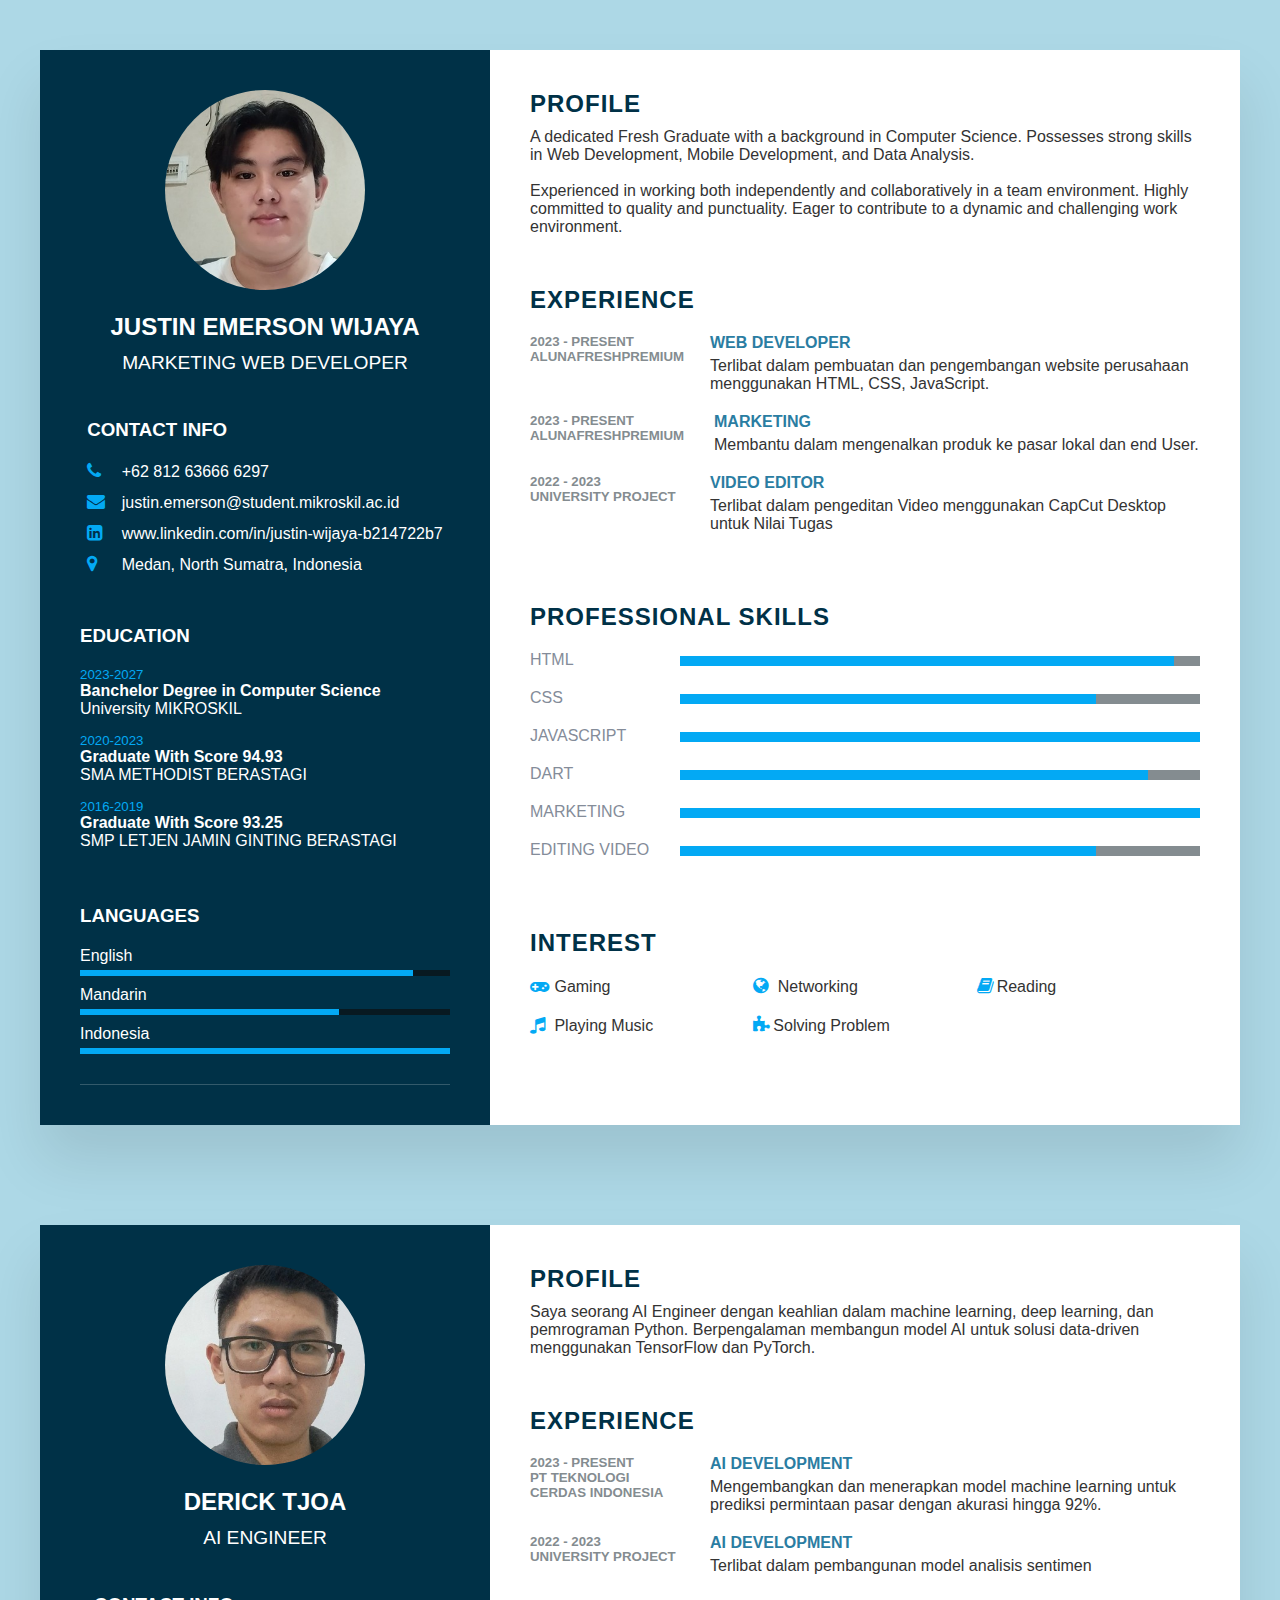
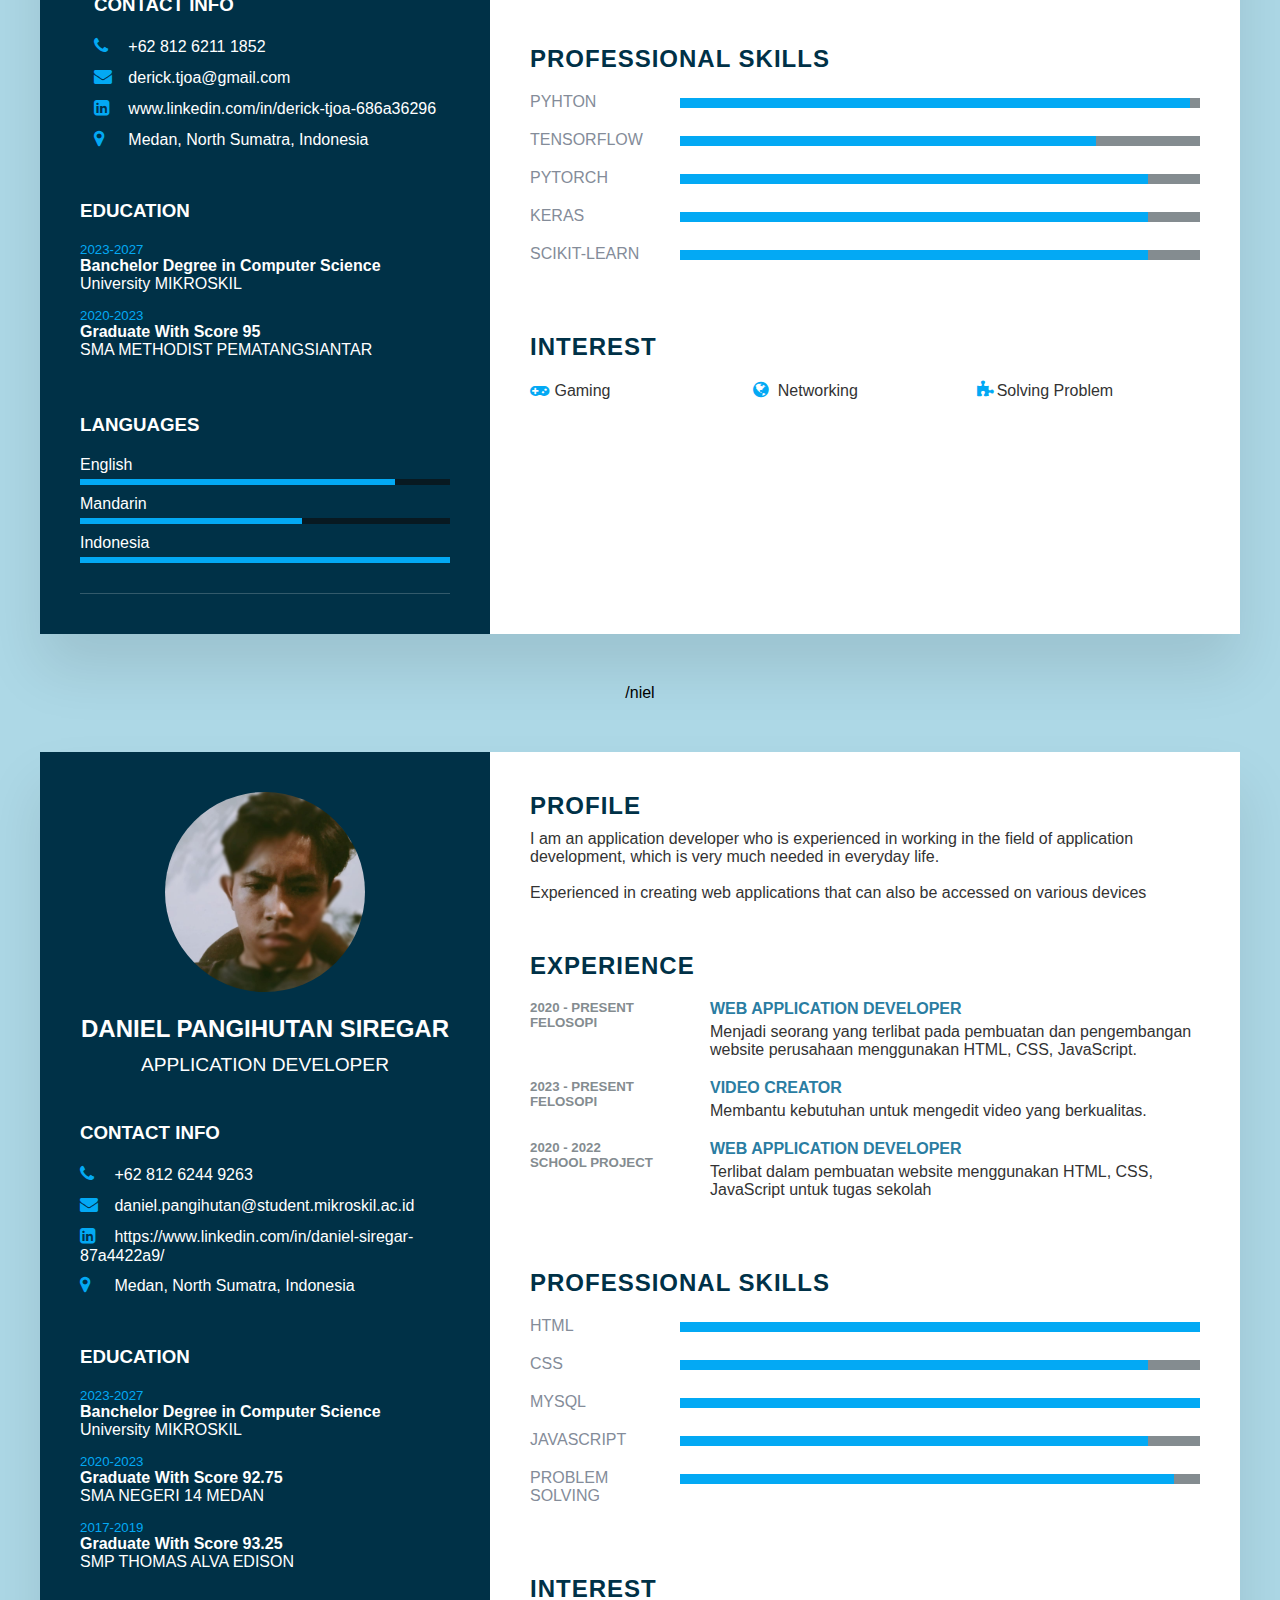
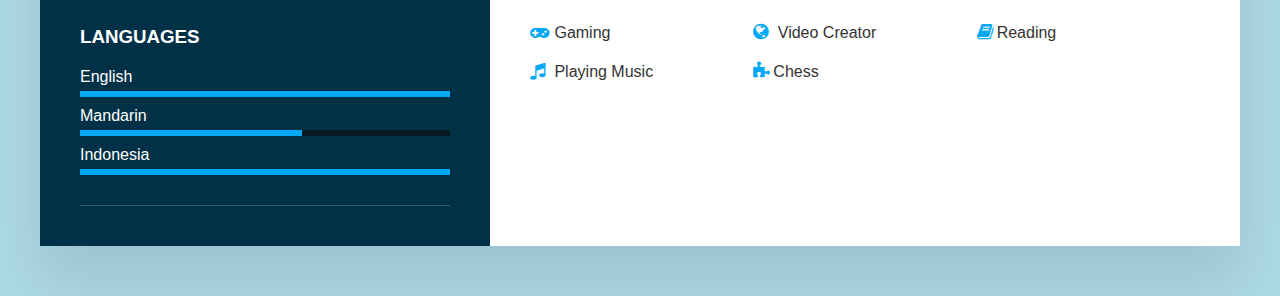
<file: index.html>
<!DOCTYPE html>
<html lang="en">

<head>
    <meta charset="UTF-8">
    <meta name="viewport" content="width=device-width, initial-scale=1.0">
    <title>CV Justin</title>
    <link rel="stylesheet" href="https://cdnjs.cloudflare.com/ajax/libs/font-awesome/4.7.0/css/font-awesome.css"
        integrity="sha512-5A8nwdMOWrSz20fDsjczgUidUBR8liPYU+WymTZP1lmY9G6Oc7HlZv156XqnsgNUzTyMefFTcsFH/tnJE/+xBg=="
        crossorigin="anonymous" referrerpolicy="no-referrer" />
    <link rel="stylesheet" href="style.css">
</head>

<body>
    <div class="container">
        <div class="left_side">
            <div class="profile_text">
                <div class="img_bx">
                    <img src="./src/profileImage_justin.jpeg" style="width: 250px;">
                </div>
                <div>
                    <h2>Justin Emerson Wijaya <br><span>Marketing Web Developer</span></h2>
                </div>
                <div class="contact-info">
                    <h3 class="title">Contact Info</h3>
                    <ul>
                        <li>
                            <span class="icon"><i class="fa fa-phone" aria-hidden="true"></i></i></span>
                            <span class="text">+62 812 63666 6297</span>
                        </li>
                        <li>
                            <span class="icon"><i class="fa fa-envelope" aria-hidden="true"></i></span>
                            <span class="text">justin.emerson@student.mikroskil.ac.id</span>
                        </li>
                        <li>
                            <span class="icon"><i class="fa fa-linkedin-square" aria-hidden="true"></i></span>
                            <span class="text">www.linkedin.com/in/justin-wijaya-b214722b7</span>
                        </li>
                        <li>
                            <span class="icon"><i class="fa fa-map-marker" aria-hidden="true"></i></span>
                            <span class="text">Medan, North Sumatra, Indonesia</span>
                        </li>
                    </ul>
                </div>

                <div class="contact-info education">
                    <h3 class="title">Education</h3>
                    <ul>
                        <li>
                            <h5>2023-2027</h5>
                            <h4>Banchelor Degree in Computer Science</h4>
                            <h4>University MIKROSKIL</h4>
                        </li>
                        <li>
                            <h5>2020-2023</h5>
                            <h4>Graduate With Score 94.93</h4>
                            <h4>SMA METHODIST BERASTAGI</h4>
                        </li>
                        <li>
                            <h5>2016-2019</h5>
                            <h4>Graduate With Score 93.25</h4>
                            <h4>SMP LETJEN JAMIN GINTING BERASTAGI</h4>
                        </li>
                    </ul>
                </div>

                <div class="contact-info language">
                    <h3 class="title">Languages</h3>
                    <ul>
                        <li><span class="text">English</span>
                            <span class="percent">
                                <div style="width: 90%;"></div>
                            </span>
                        </li>
                        <li><span class="text">Mandarin</span>
                            <span class="percent">
                                <div style="width: 70%;"></div>
                            </span>
                        </li>
                        <li><span class="text">Indonesia</span>
                            <span class="percent">
                                <div style="width: 100%;"></div>
                            </span>
                        </li>
                    </ul>
                </div>

            </div>
        </div>

        <div class="right_side">
            <div class="about">
                <h2 class="title2">Profile</h2>
                <p>A dedicated Fresh Graduate with a background in Computer Science. Possesses strong skills in Web
                    Development, Mobile Development, and Data Analysis. <br><br> Experienced in working both
                    independently and collaboratively in a team environment. Highly committed to quality and
                    punctuality. Eager to contribute to a dynamic and challenging work environment.</p>
            </div>
            <div class="about">
                <h2 class="title2">Experience</h2>
                <div class="box">
                    <div class="year_company">
                        <h5>2023 - Present</h5>
                        <h5>AlunaFreshPremium</h5>
                    </div>
                    <div class="text">
                        <h4>Web Developer</h4>
                        <p>Terlibat dalam pembuatan dan pengembangan website perusahaan menggunakan HTML, CSS, JavaScript. <br></p>
                    </div>
                </div>
                <div class="box">
                    <div class="year_company">
                        <h5>2023 - Present</h5>
                        <h5>AlunaFreshPremium</h5>
                    </div>
                    <div class="text">
                        <h4>Marketing</h4>
                        <p>Membantu dalam mengenalkan produk ke pasar lokal dan end User. </p>
                    </div>
                </div>
                <div class="box">
                    <div class="year_company">
                        <h5>2022 - 2023</h5>
                        <h5>University Project</h5>
                    </div>
                    <div class="text">
                        <h4>Video Editor</h4>
                        <p>Terlibat dalam pengeditan Video menggunakan CapCut Desktop untuk Nilai Tugas</p>
                    </div>
                </div>
            </div>
            <div class="about skills">
                <h2 class="title2">Professional Skills</h2>
                <div class="box">
                    <h4>HTML</h4>
                    <div class="percent">
                        <div style="width: 95%;"></div>
                    </div>
                </div>
                <div class="box">
                    <h4>CSS</h4>
                    <div class="percent">
                        <div style="width: 80%;"></div>
                    </div>
                </div>
                <div class="box">
                    <h4>JavaScript</h4>
                    <div class="percent">
                        <div style="width: 100%;"></div>
                    </div>
                </div>
                <div class="box">
                    <h4>DART</h4>
                    <div class="percent">
                        <div style="width: 90%;"></div>
                    </div>
                </div>
                <div class="box">
                    <h4>Marketing</h4>
                    <div class="percent">
                        <div style="width: 100%;"></div>
                    </div>
                </div>
                <div class="box">
                    <h4>Editing Video</h4>
                    <div class="percent">
                        <div style="width: 80%;"></div>
                    </div>
                </div>
            </div>
            <div class="about interest">
                <h2 class="title2">Interest</h2>
                <ul>
                    <li><i class="fa fa-gamepad" aria-hidden="true"></i> Gaming</li>
                    <li><i class="fa fa-globe" aria-hidden="true"></i> Networking</li>
                    <li><i class="fa fa-book" aria-hidden="true"></i>Reading</li>
                    <li><i class="fa fa-music" aria-hidden="true"></i> Playing Music</li>
                    <li><i class="fa fa-puzzle-piece" aria-hidden="true"></i>Solving Problem</li>
                </ul>
            </div>
        </div>
    </div>
    <div class="container">
        <div class="left_side">
            <div class="profile_text">
                <div class="img_bx">
                    <img src="./src/profileimage_derick.jpg" style="width: 250px;">
                </div>
                <div>
                    <h2>Derick Tjoa<br><span>AI Engineer</span></h2>
                </div>
                <div class="contact-info">
                    <h3 class="title">Contact Info</h3>
                    <ul>
                        <li>
                            <span class="icon"><i class="fa fa-phone" aria-hidden="true"></i></i></span>
                            <span class="text">+62 812 6211 1852</span>
                        </li>
                        <li>
                            <span class="icon"><i class="fa fa-envelope" aria-hidden="true"></i></span>
                            <span class="text">derick.tjoa@gmail.com</span>
                        </li>
                        <li>
                            <span class="icon"><i class="fa fa-linkedin-square" aria-hidden="true"></i></span>
                            <span class="text">www.linkedin.com/in/derick-tjoa-686a36296</span>
                        </li>
                        <li>
                            <span class="icon"><i class="fa fa-map-marker" aria-hidden="true"></i></span>
                            <span class="text">Medan, North Sumatra, Indonesia</span>
                        </li>
                    </ul>
                </div>

                <div class="contact-info education">
                    <h3 class="title">Education</h3>
                    <ul>
                        <li>
                            <h5>2023-2027</h5>
                            <h4>Banchelor Degree in Computer Science</h4>
                            <h4>University MIKROSKIL</h4>
                        </li>
                        <li>
                            <h5>2020-2023</h5>
                            <h4>Graduate With Score 95</h4>
                            <h4>SMA METHODIST PEMATANGSIANTAR</h4>
                        </li>
                    </ul>
                </div>

                <div class="contact-info language">
                    <h3 class="title">Languages</h3>
                    <ul>
                        <li><span class="text">English</span>
                            <span class="percent">
                                <div style="width: 85%;"></div>
                            </span>
                        </li>
                        <li><span class="text">Mandarin</span>
                            <span class="percent">
                                <div style="width: 60%;"></div>
                            </span>
                        </li>
                        <li><span class="text">Indonesia</span>
                            <span class="percent">
                                <div style="width: 100%;"></div>
                            </span>
                        </li>
                    </ul>
                </div>

            </div>
        </div>

        <div class="right_side">
            <div class="about">
                <h2 class="title2">Profile</h2>
                <p>Saya seorang AI Engineer dengan keahlian dalam machine learning, deep learning, dan pemrograman Python. Berpengalaman membangun model AI untuk solusi data-driven menggunakan TensorFlow dan PyTorch.</p>
            </div>
            <div class="about">
                <h2 class="title2">Experience</h2>
                <div class="box">
                    <div class="year_company">
                        <h5>2023 - Present</h5>
                        <h5>PT Teknologi Cerdas Indonesia</h5>
                    </div>
                    <div class="text">
                        <h4>Ai Development</h4>
                        <p>Mengembangkan dan menerapkan model machine learning untuk prediksi permintaan pasar dengan akurasi hingga 92%. <br></p>
                    </div>
                </div>
                <div class="box">
                    <div class="year_company">
                        <h5>2022 - 2023</h5>
                        <h5>University Project</h5>
                    </div>
                    <div class="text">
                        <h4>AI Development</h4>
                        <p>Terlibat dalam pembangunan model analisis sentimen</p>
                    </div>
                </div>
            </div>
            <div class="about skills">
                <h2 class="title2">Professional Skills</h2>
                <div class="box">
                    <h4>Pyhton</h4>
                    <div class="percent">
                        <div style="width: 98%;"></div>
                    </div>
                </div>
                <div class="box">
                    <h4>Tensorflow</h4>
                    <div class="percent">
                        <div style="width: 80%;"></div>
                    </div>
                </div>
                <div class="box">
                    <h4>Pytorch</h4>
                    <div class="percent">
                        <div style="width: 90%;"></div>
                    </div>
                </div>
                <div class="box">
                    <h4>Keras</h4>
                    <div class="percent">
                        <div style="width: 90%;"></div>
                    </div>
                </div>
                <div class="box">
                    <h4>Scikit-learn</h4>
                    <div class="percent">
                        <div style="width: 90%;"></div>
                    </div>
                </div>
            </div>
            <div class="about interest">
                <h2 class="title2">Interest</h2>
                <ul>
                    <li><i class="fa fa-gamepad" aria-hidden="true"></i> Gaming</li>
                    <li><i class="fa fa-globe" aria-hidden="true"></i> Networking</li>
                    <li><i class="fa fa-puzzle-piece" aria-hidden="true"></i>Solving Problem</li>
                </ul>
            </div>
        </div>
    </div>
    

    /niel
        <div class="container">
        <div class="left_side">
            <div class="profile_text">
                <div class="img_bx">
                    <img src="./src/profileimage_daniel.jpg" style="width: 250px;">
                </div>
                <div>
                    <h2>Daniel Pangihutan Siregar <br><span>Application Developer</span></h2>
                </div>
                <div class="contact-info">
                    <h3 class="title">Contact Info</h3>
                    <ul>
                        <li>
                            <span class="icon"><i class="fa fa-phone" aria-hidden="true"></i></i></span>
                            <span class="text">+62 812 6244 9263 </span>
                        </li>
                        <li>
                            <span class="icon"><i class="fa fa-envelope" aria-hidden="true"></i></span>
                            <span class="text">daniel.pangihutan@student.mikroskil.ac.id</span>
                        </li>
                        <li>
                            <span class="icon"><i class="fa fa-linkedin-square" aria-hidden="true"></i></span>
                            <span class="text">https://www.linkedin.com/in/daniel-siregar-87a4422a9/</span>
                        </li>
                        <li>
                            <span class="icon"><i class="fa fa-map-marker" aria-hidden="true"></i></span>
                            <span class="text">Medan, North Sumatra, Indonesia</span>
                        </li>
                    </ul>
                </div>

                <div class="contact-info education">
                    <h3 class="title">Education</h3>
                    <ul>
                        <li>
                            <h5>2023-2027</h5>
                            <h4>Banchelor Degree in Computer Science</h4>
                            <h4>University MIKROSKIL</h4>
                        </li>
                        <li>
                            <h5>2020-2023</h5>
                            <h4>Graduate With Score 92.75</h4>
                            <h4>SMA NEGERI 14 MEDAN</h4>
                        </li>
                        <li>
                            <h5>2017-2019</h5>
                            <h4>Graduate With Score 93.25</h4>
                            <h4>SMP THOMAS ALVA EDISON </h4>
                        </li>
                    </ul>
                </div>

                <div class="contact-info language">
                    <h3 class="title">Languages</h3>
                    <ul>
                        <li><span class="text">English</span>
                            <span class="percent">
                                <div style="width: 100%;"></div>
                            </span>
                        </li>
                        <li><span class="text">Mandarin</span>
                            <span class="percent">
                                <div style="width: 60%;"></div>
                            </span>
                        </li>
                        <li><span class="text">Indonesia</span>
                            <span class="percent">
                                <div style="width: 100%;"></div>
                            </span>
                        </li>
                    </ul>
                </div>

            </div>
        </div>

        <div class="right_side">
            <div class="about">
                <h2 class="title2">Profile</h2>
                <p>I am an application developer who is experienced in working in the field of application development, which is very much needed in everyday life. <br><br>
Experienced in creating web applications that can also be accessed on various devices</p>
            </div>
            <div class="about">
                <h2 class="title2">Experience</h2>
                <div class="box">
                    <div class="year_company">
                        <h5>2020 - Present</h5>
                        <h5>Felosopi</h5>
                    </div>
                    <div class="text">
                        <h4>Web Application Developer</h4>
                        <p>Menjadi seorang yang terlibat pada pembuatan dan pengembangan website perusahaan menggunakan HTML, CSS, JavaScript. <br></p>
                    </div>
                </div>
                <div class="box">
                    <div class="year_company">
                        <h5>2023 - Present</h5>
                        <h5>Felosopi</h5>
                    </div>
                    <div class="text">
                        <h4>Video Creator</h4>
                        <p>Membantu kebutuhan untuk mengedit video yang berkualitas. </p>
                    </div>
                </div>
                <div class="box">
                    <div class="year_company">
                        <h5>2020 - 2022</h5>
                        <h5>School Project</h5>
                        <p></p>
                    </div>
                    <div class="text">
                        <h4>Web Application Developer</h4>
                        <p>Terlibat dalam pembuatan website menggunakan HTML, CSS, JavaScript untuk tugas sekolah</p>
                </div>
            </div>
            <div class="about skills">
                <h2 class="title2">Professional Skills</h2>
                <div class="box">
                    <h4>HTML</h4>
                    <div class="percent">
                        <div style="width: 100%;"></div>
                    </div>
                </div>
                <div class="box">
                    <h4>CSS</h4>
                    <div class="percent">
                        <div style="width: 90%;"></div>
                    </div>
                </div>
                <div class="box">
                    <h4>MySQL</h4>
                    <div class="percent">
                        <div style="width: 100%;"></div>
                    </div>
                </div>
                <div class="box">
                    <h4>Javascript</h4>
                    <div class="percent">
                        <div style="width: 90%;"></div>
                    </div>
                </div>
                <div class="box">
                    <h4>Problem Solving</h4>
                    <div class="percent">
                        <div style="width: 95%;"></div>
                    </div>
                </div>
            </div>
            <div class="about interest">
                <h2 class="title2">Interest</h2>
                <ul>
                    <li><i class="fa fa-gamepad" aria-hidden="true"></i> Gaming</li>
                    <li><i class="fa fa-globe" aria-hidden="true"></i> Video Creator</li>
                    <li><i class="fa fa-book" aria-hidden="true"></i>Reading</li>
                    <li><i class="fa fa-music" aria-hidden="true"></i> Playing Music</li>
                    <li><i class="fa fa-puzzle-piece" aria-hidden="true"></i>Chess</li>
                </ul>
            </div>
        </div>
    </div>
</body>

</html>
</file>
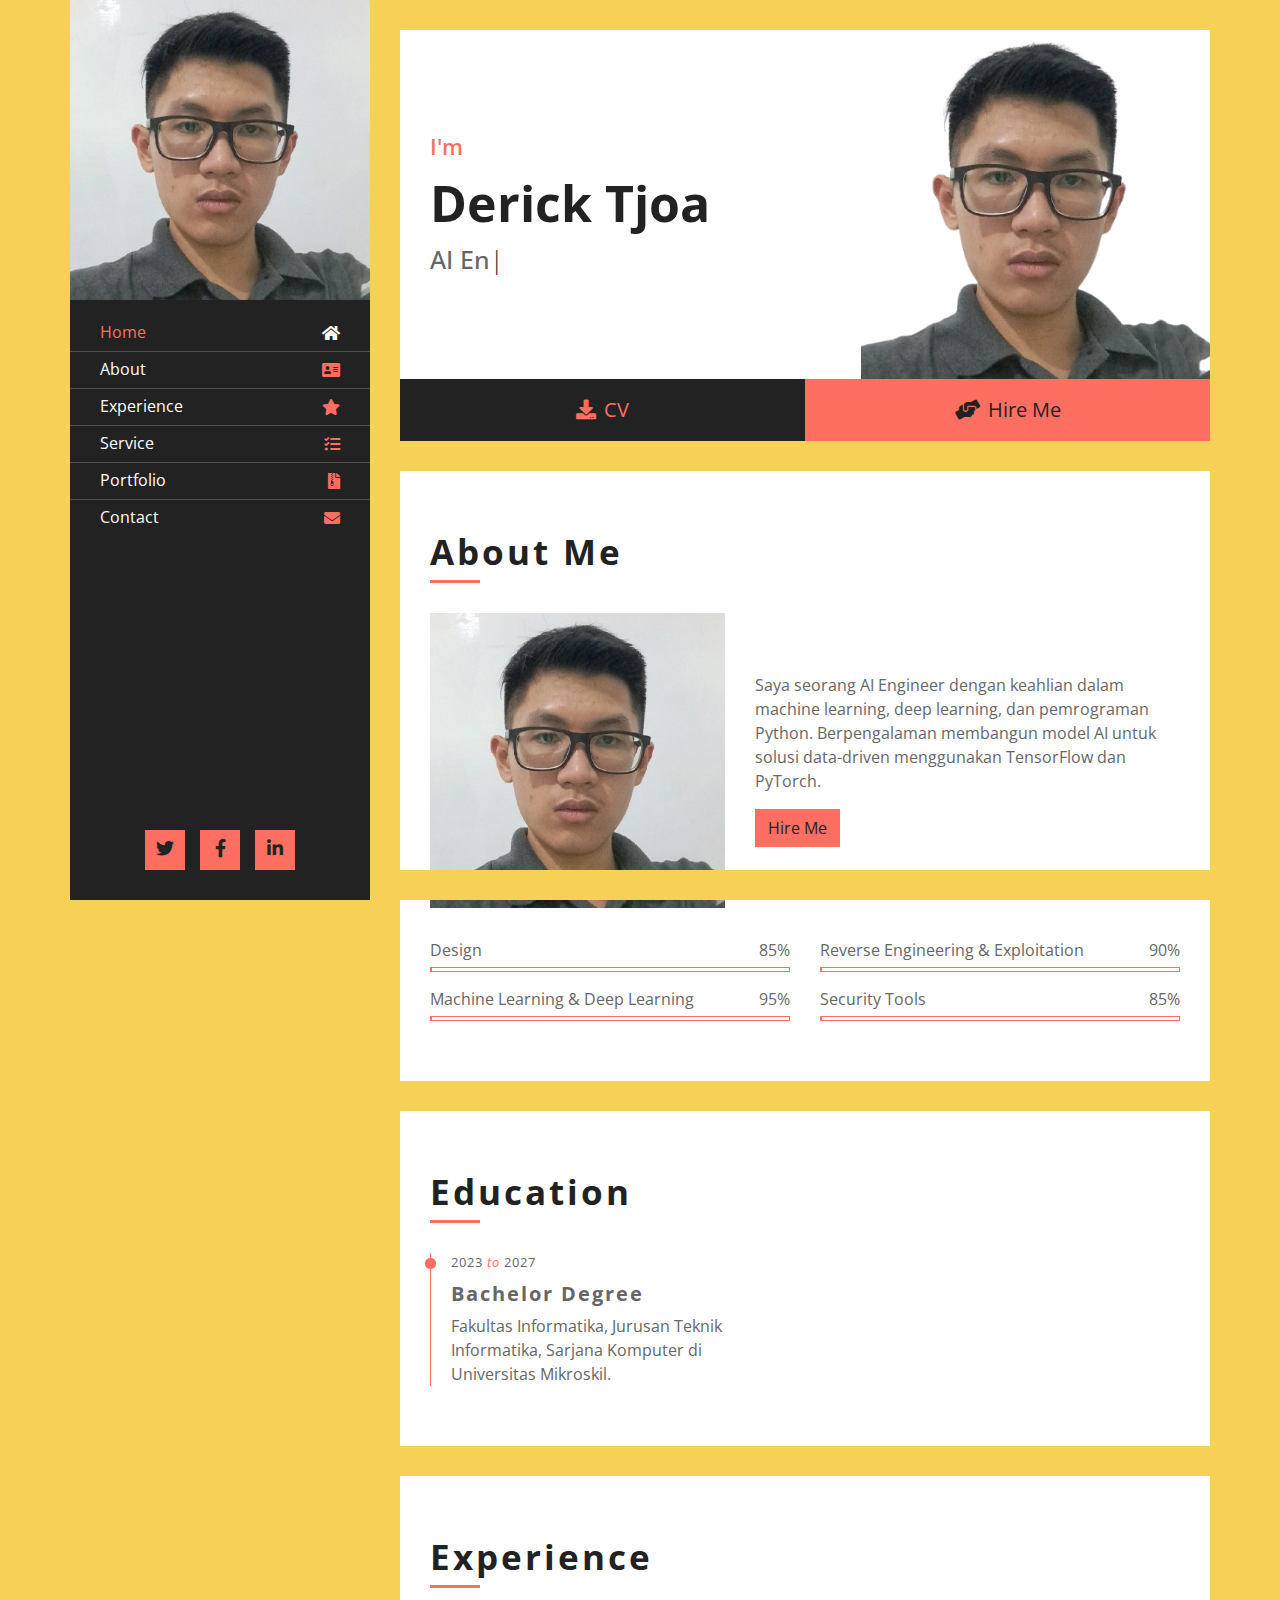
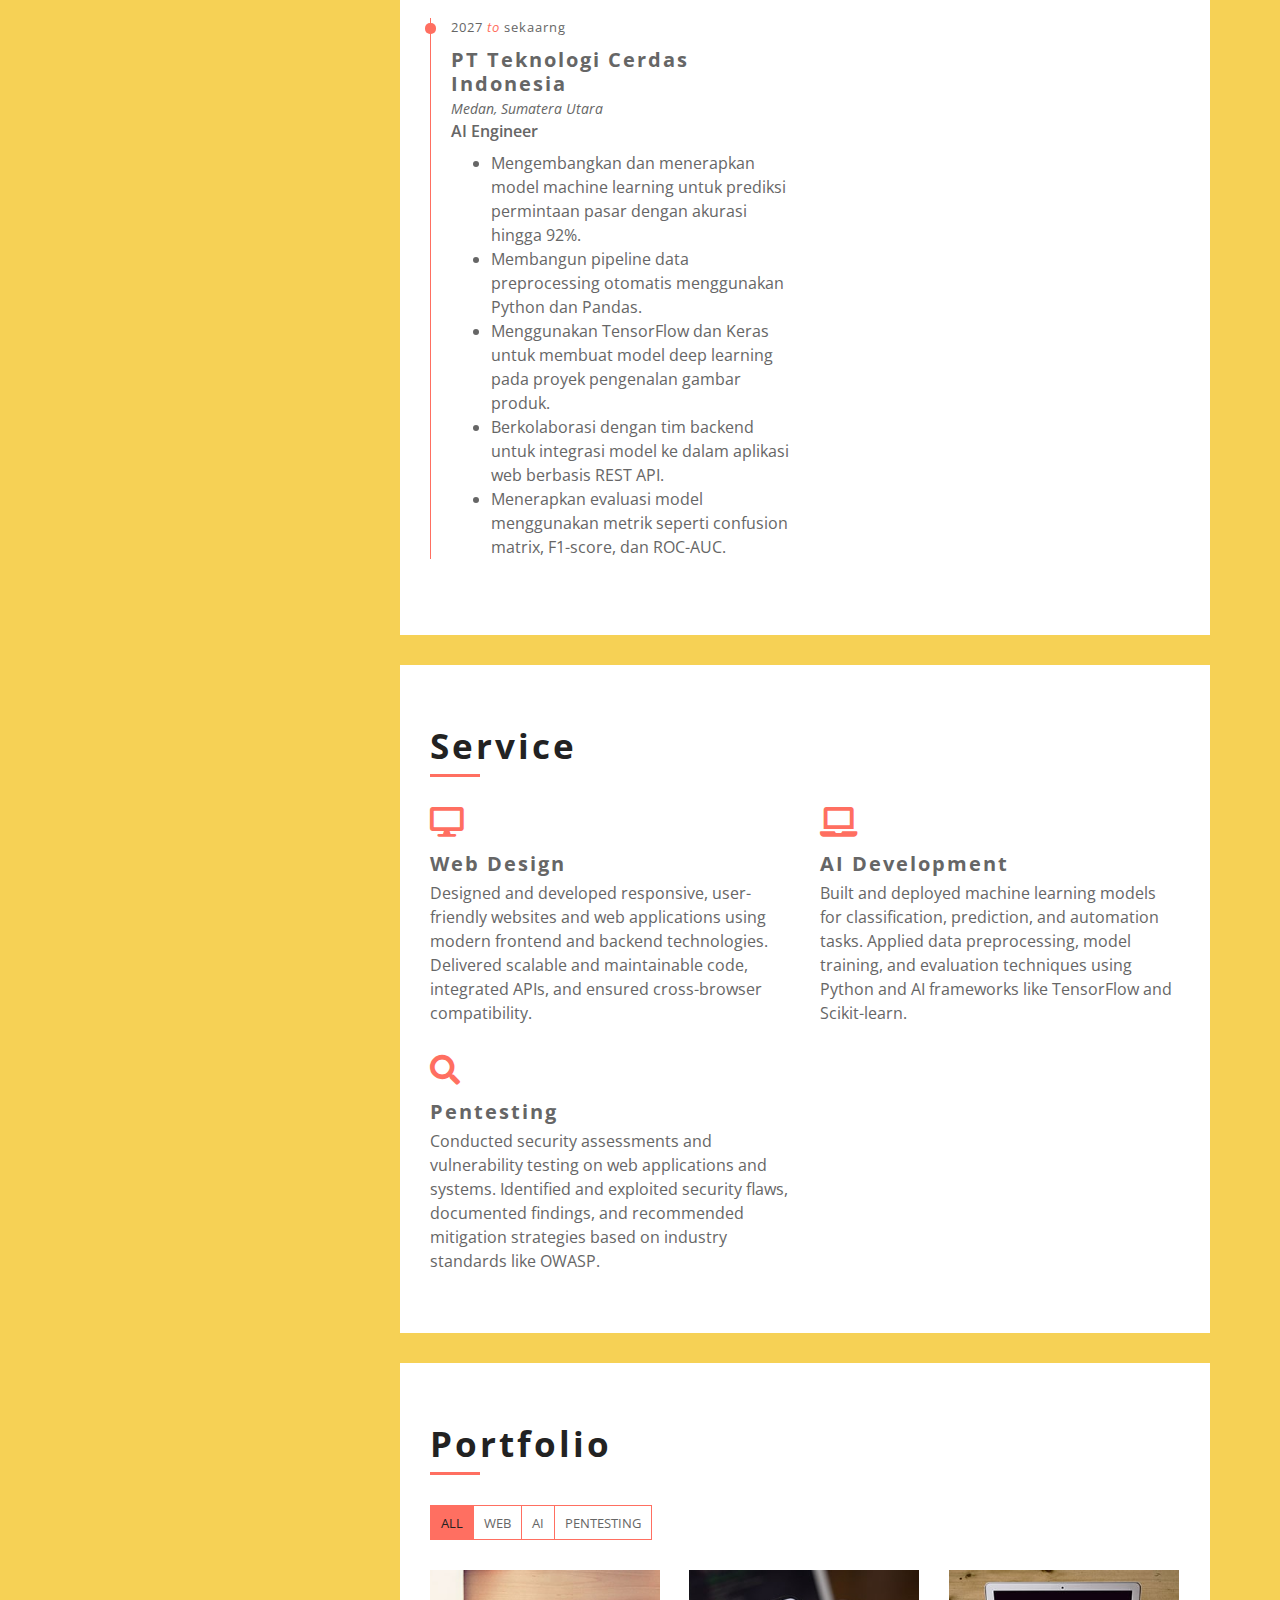
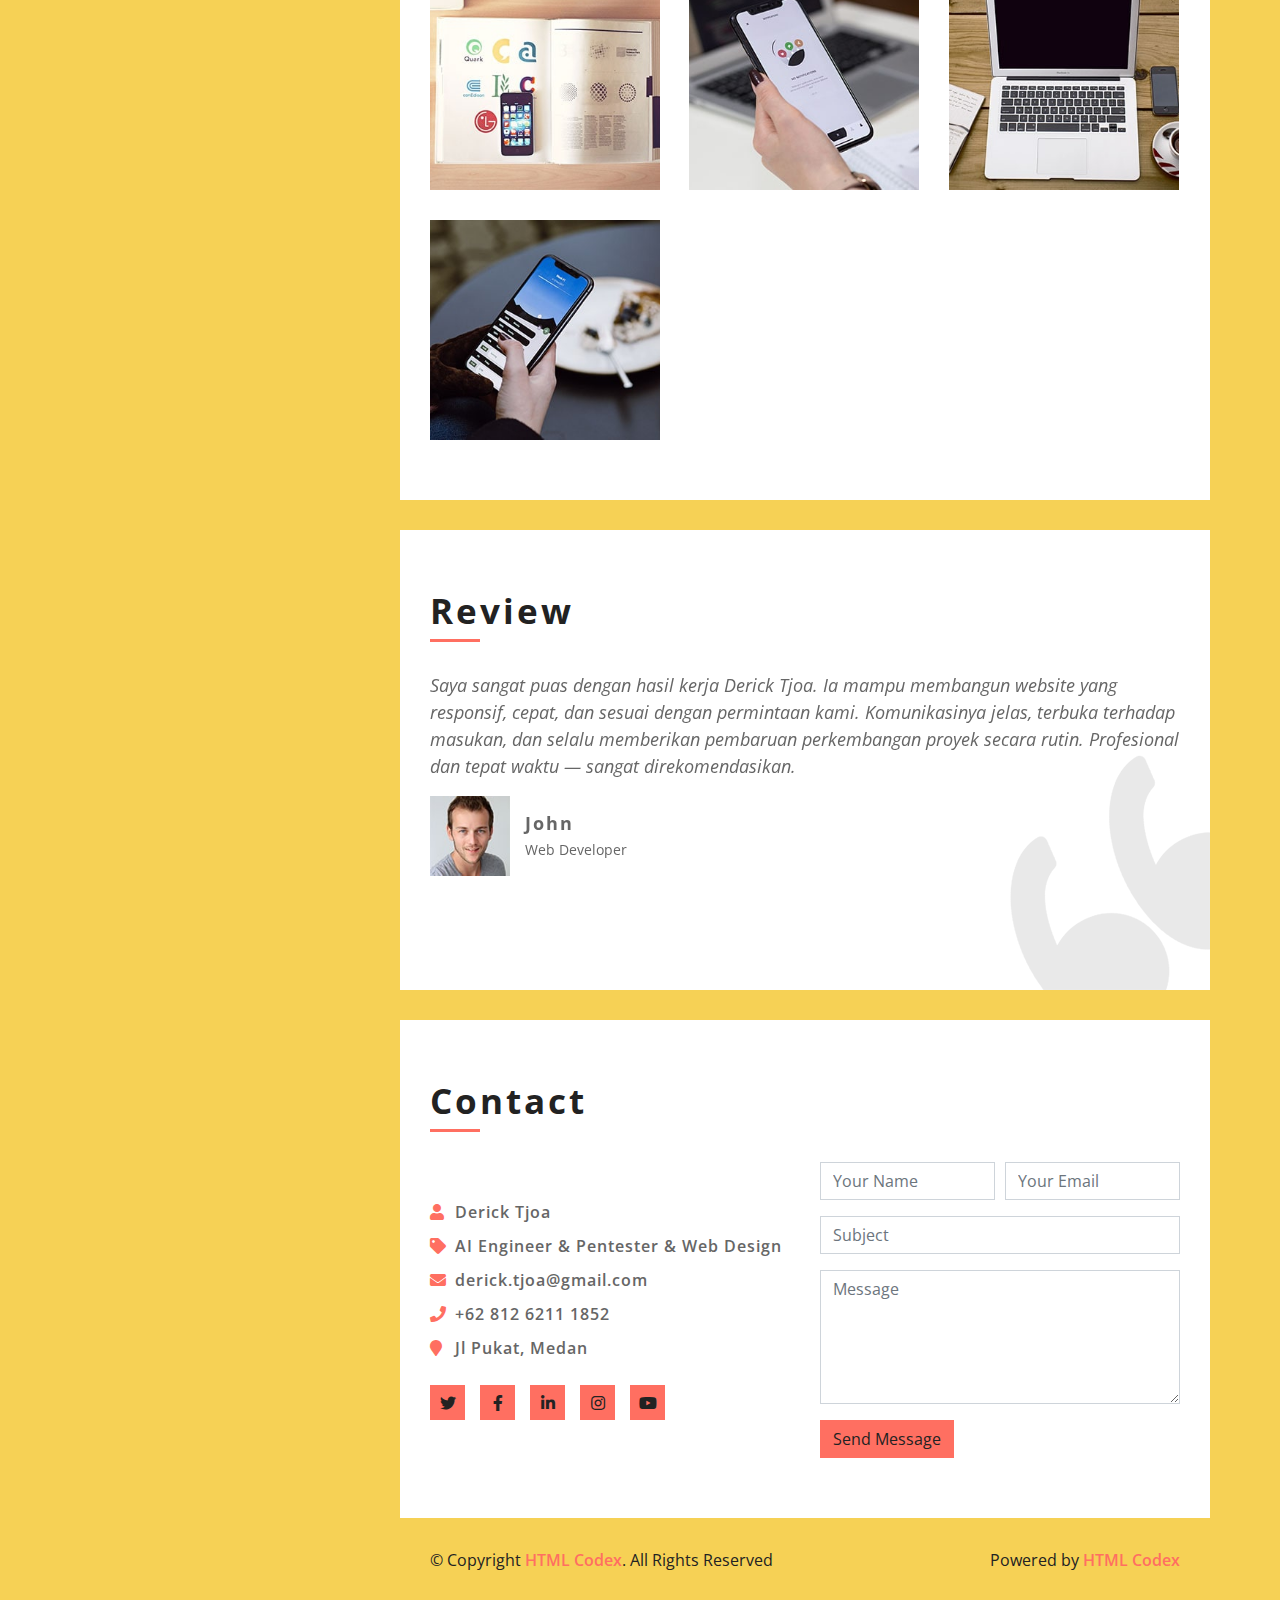
<file: CV_Derick/index.html>
<!DOCTYPE html>
<html lang="en">
    <head>
        <meta charset="utf-8">
        <title>CV Derick Tjoa</title>
        <meta content="width=device-width, initial-scale=1.0" name="viewport">
        <meta content="Resume Website Template Free Download" name="keywords">
        <meta content="Resume Website Template Free Download" name="description">

        <!-- Favicon -->
        <link href="img/favicon.ico" rel="icon">

        <!-- Google Fonts -->
        <link href="https://fonts.googleapis.com/css2?family=Open+Sans:300;400;600;700;800&display=swap" rel="stylesheet">

        <!-- CSS Libraries -->
        <link href="https://stackpath.bootstrapcdn.com/bootstrap/4.4.1/css/bootstrap.min.css" rel="stylesheet">
        <link href="https://cdnjs.cloudflare.com/ajax/libs/font-awesome/5.10.0/css/all.min.css" rel="stylesheet">
        <link href="lib/slick/slick.css" rel="stylesheet">
        <link href="lib/slick/slick-theme.css" rel="stylesheet">
        <link href="lib/lightbox/css/lightbox.min.css" rel="stylesheet">

        <!-- Template Stylesheet -->
        <link href="css/style.css" rel="stylesheet">
    </head>

    <body data-spy="scroll" data-target=".navbar" data-offset="51">
        <div class="wrapper">
            <div class="sidebar">
                <div class="sidebar-header">
                    <img src="img/profile.jpg" alt="Image">
                </div>
                <div class="sidebar-content">
                    <nav class="navbar navbar-expand-md bg-dark navbar-dark">
                        <a href="#" class="navbar-brand">Navigation</a>
                        <button type="button" class="navbar-toggler" data-toggle="collapse" data-target="#navbarCollapse">
                            <span class="navbar-toggler-icon"></span>
                        </button>
                        <div class="collapse navbar-collapse" id="navbarCollapse">
                            <ul class="nav navbar-nav">
                                <li class="nav-item">
                                    <a class="nav-link" href="#header">Home<i class="fa fa-home"></i></a>
                                </li>
                                <li class="nav-item">
                                    <a class="nav-link" href="#about">About<i class="fa fa-address-card"></i></a>
                                </li>
                                <li class="nav-item">
                                    <a class="nav-link" href="#experience">Experience<i class="fa fa-star"></i></a>
                                </li>
                                <li class="nav-item">
                                    <a class="nav-link" href="#service">Service<i class="fa fa-tasks"></i></a>
                                </li>
                                <li class="nav-item">
                                    <a class="nav-link" href="#portfolio">Portfolio<i class="fa fa-file-archive"></i></a>
                                </li>
                                <li class="nav-item">
                                    <a class="nav-link" href="#contact">Contact<i class="fa fa-envelope"></i></a>
                                </li>
                            </ul>
                        </div>
                    </nav>
                </div>
                <div class="sidebar-footer">
                    <a href="#"><i class="fab fa-twitter"></i></a>
                    <a href="#"><i class="fab fa-facebook-f"></i></a>
                    <a href="#"><i class="fab fa-linkedin-in"></i></a>
                </div>
            </div>
            <div class="content">
                <!-- Header Start -->
                <div class="header" id="header">
                    <div class="content-inner">
                        <p>I'm</p>
                        <h1>Derick Tjoa</h1>
                        <h2></h2>
                        <div class="typed-text">AI Engineer, Web Developer, Penetration Testing</div>
                    </div>
                </div>
                <!-- Header End -->
                
                <!-- Large Button Start -->
                <div class="large-btn">
                    <div class="content-inner">
                        <a class="btn" href="#"><i class="fa fa-download"></i>CV</a>
                        <a class="btn" href="#"><i class="fa fa-hands-helping"></i>Hire Me</a>
                    </div>
                </div>
                <!-- Large Button End -->
                
                <!-- About Start -->
                <div class="about" id="about">
                    <div class="content-inner">
                        <div class="content-header">
                            <h2>About Me</h2>
                        </div>
                        <div class="row align-items-center">
                            <div class="col-md-6 col-lg-5">
                                <img src="img/profile.jpg" alt="Image">
                            </div>
                            <div class="col-md-6 col-lg-7">
                                <p>
                                    Saya seorang AI Engineer dengan keahlian dalam machine learning, deep learning, dan pemrograman Python. Berpengalaman membangun model AI untuk solusi data-driven menggunakan TensorFlow dan PyTorch.
                                </p>
                                <a class="btn" href="#">Hire Me</a>
                            </div>
                        </div>
                        <div class="row">
                            <div class="col-md-6">
                                <div class="skills">
                                    <div class="skill-name">
                                        <p>Design</p><p>85%</p>
                                    </div>
                                    <div class="progress">
                                        <div class="progress-bar" role="progressbar" aria-valuenow="85" aria-valuemin="0" aria-valuemax="100"></div>
                                    </div>
                                    <div class="skill-name">
                                        <p>Machine Learning & Deep Learning</p><p>95%</p>
                                    </div>
                                    <div class="progress">
                                        <div class="progress-bar" role="progressbar" aria-valuenow="95" aria-valuemin="0" aria-valuemax="100"></div>
                                    </div>
                                </div>
                            </div>
                            <div class="col-md-6">
                                <div class="skills">
                                    <div class="skill-name">
                                        <p>Reverse Engineering & Exploitation</p><p>90%</p>
                                    </div>
                                    <div class="progress">
                                        <div class="progress-bar" role="progressbar" aria-valuenow="90" aria-valuemin="0" aria-valuemax="100"></div>
                                    </div>
                                    <div class="skill-name">
                                        <p>Security Tools</p><p>85%</p>
                                    </div>
                                    <div class="progress">
                                        <div class="progress-bar" role="progressbar" aria-valuenow="85" aria-valuemin="0" aria-valuemax="100"></div>
                                    </div>
                                </div>
                            </div>
                        </div>
                    </div>
                </div>
                <!-- About End -->
                
                <!-- Education Start -->
                <div class="education" id="education">
                    <div class="content-inner">
                        <div class="content-header">
                            <h2>Education</h2>
                        </div>
                        <div class="row align-items-center">
                            <div class="col-md-6">
                                <div class="edu-col">
                                    <span>2023 <i>to</i> 2027</span>
                                    <h3>Bachelor Degree</h3>
                                    <p>Fakultas Informatika, Jurusan Teknik Informatika, Sarjana Komputer di Universitas Mikroskil.</p>
                                </div>
                            </div>
                        </div>
                    </div>
                </div>
                <!-- Education Start -->
                
                <!-- Experience Start -->
                <div class="experience" id="experience">
                    <div class="content-inner">
                        <div class="content-header">
                            <h2>Experience</h2>
                        </div>
                        <div class="row align-items-center">
                            <div class="col-md-6">
                                <div class="exp-col">
                                    <span>2027 <i>to</i> sekaarng</span>
                                    <h3>PT Teknologi Cerdas Indonesia</h3>
                                    <h4>Medan, Sumatera Utara</h4>
                                    <h5>AI Engineer</h5>
                                    <ul>
                                        <li>Mengembangkan dan menerapkan model machine learning untuk prediksi permintaan pasar dengan akurasi hingga 92%.</li>
                                        <li>Membangun pipeline data preprocessing otomatis menggunakan Python dan Pandas.</li>
                                        <li>Menggunakan TensorFlow dan Keras untuk membuat model deep learning pada proyek pengenalan gambar produk.</li>
                                        <li>Berkolaborasi dengan tim backend untuk integrasi model ke dalam aplikasi web berbasis REST API.</li>
                                        <li>Menerapkan evaluasi model menggunakan metrik seperti confusion matrix, F1-score, dan ROC-AUC.</ul>
                                </div>
                            </div>
                        </div>
                    </div>
                </div>
                <!-- Experience Start -->
                
                <!-- Service Start -->
                <div class="service" id="service">
                    <div class="content-inner">
                        <div class="content-header">
                            <h2>Service</h2>
                        </div>
                        <div class="row align-items-center">
                            <div class="col-md-6">
                                <div class="srv-col">
                                    <i class="fa fa-desktop"></i>
                                    <h3>Web Design</h3>
                                    <p>Designed and developed responsive, user-friendly websites and web applications using modern frontend and backend technologies. Delivered scalable and maintainable code, integrated APIs, and ensured cross-browser compatibility.</p>
                                </div>
                            </div>
                            <div class="col-md-6">
                                <div class="srv-col">
                                    <i class="fa fa-laptop"></i>
                                    <h3>AI Development</h3>
                                    <p>Built and deployed machine learning models for classification, prediction, and automation tasks. Applied data preprocessing, model training, and evaluation techniques using Python and AI frameworks like TensorFlow and Scikit-learn.</p>
                                </div>
                            </div>
                            <div class="col-md-6">
                                <div class="srv-col">
                                    <i class="fa fa-search"></i>
                                    <h3>Pentesting</h3>
                                    <p>Conducted security assessments and vulnerability testing on web applications and systems. Identified and exploited security flaws, documented findings, and recommended mitigation strategies based on industry standards like OWASP.</p>
                                </div>
                            </div>
                        </div>
                    </div>
                </div>
                <!-- Service Start -->
                
                <!-- Portfolio Start -->
                <div class="portfolio" id="portfolio">
                    <div class="content-inner">
                        <div class="content-header">
                            <h2>Portfolio</h2>
                        </div>
                        <div class="row">
                            <div class="col-lg-12">
                                <ul id="portfolio-flters">
                                    <li data-filter="*" class="filter-active">All</li>
                                    <li data-filter=".web-des">Web</li>
                                    <li data-filter=".web-dev">AI</li>
                                    <li data-filter=".dig-mar">Pentesting</li>
                                </ul>
                            </div>
                        </div>
                        <div class="row portfolio-container">
                            <div class="col-lg-4 col-md-6 portfolio-item web-des">
                                <div class="portfolio-wrap">
                                    <figure>
                                        <img src="img/portfolio-1.jpg" class="img-fluid" alt="">
                                        <a href="img/portfolio-1.jpg" data-lightbox="portfolio" data-title="Project Name" class="link-preview" title="Preview"><i class="fa fa-eye"></i></a>
                                        <a href="#" class="link-details" title="More Details"><i class="fa fa-link"></i></a>
                                        <a class="portfolio-title" href="#">Cyclops <span>Web Design</span></a>
                                    </figure>
                                </div>
                            </div>

                            <div class="col-lg-4 col-md-6 portfolio-item web-des">
                                <div class="portfolio-wrap">
                                    <figure>
                                        <img src="img/portfolio-2.jpg" class="img-fluid" alt="">
                                        <a href="img/portfolio-2.jpg" class="link-preview" data-lightbox="portfolio" data-title="Project Name" title="Preview"><i class="fa fa-eye"></i></a>
                                        <a href="#" class="link-details" title="More Details"><i class="fa fa-link"></i></a>
                                        <a class="portfolio-title" href="#">Coretax <span>Web Design</span></a>
                                    </figure>
                                </div>
                            </div>

                            <div class="col-lg-4 col-md-6 portfolio-item web-dev">
                                <div class="portfolio-wrap">
                                    <figure>
                                        <img src="img/portfolio-3.jpg" class="img-fluid" alt="">
                                        <a href="img/portfolio-3.jpg" class="link-preview" data-lightbox="portfolio" data-title="Project Name" title="Preview"><i class="fa fa-eye"></i></a>
                                        <a href="#" class="link-details" title="More Details"><i class="fa fa-link"></i></a>
                                        <a class="portfolio-title" href="#">Cancer Detection <span>AI Development</span></a>
                                    </figure>
                                </div>
                            </div>

                            <div class="col-lg-4 col-md-6 portfolio-item dig-mar">
                                <div class="portfolio-wrap">
                                    <figure>
                                        <img src="img/portfolio-5.jpg" class="img-fluid" alt="">
                                        <a href="img/portfolio-5.jpg" class="link-preview" data-lightbox="portfolio" data-title="Project Name" title="Preview"><i class="fa fa-eye"></i></a>
                                        <a href="#" class="link-details" title="More Details"><i class="fa fa-link"></i></a>
                                        <a class="portfolio-title" href="#">Identified Security in PT Sinar Jaya<span>Pentesting</span></a>
                                    </figure>
                                </div>
                            </div>
                        </div>
                    </div>
                </div>
                <!-- Portfolio Start -->
                
                <!-- Review Start -->
                <div class="review" id="review">
                    <div class="content-inner">
                        <div class="content-header">
                            <h2>Review</h2>
                        </div>
                        <div class="row align-items-center review-slider">
                            <div class="col-md-12">
                                <div class="review-slider-item">
                                    <div class="review-text">
                                        <p>
                                            Saya sangat puas dengan hasil kerja Derick Tjoa. Ia mampu membangun website yang responsif, cepat, dan sesuai dengan permintaan kami. Komunikasinya jelas, terbuka terhadap masukan, dan selalu memberikan pembaruan perkembangan proyek secara rutin. Profesional dan tepat waktu — sangat direkomendasikan.
                                        </p>
                                    </div>
                                    <div class="review-img">
                                        <img src="img/review-1.jpg" alt="Image">
                                        <div class="review-name">
                                            <h3>John</h3>
                                            <p>Web Developer</p>
                                        </div>
                                    </div>
                                </div>
                            </div>
                            <div class="col-md-12">
                                <div class="review-slider-item">
                                    <div class="review-text">
                                        <p>
                                            Kami sangat terbantu dengan layanan pentesting dari Derick Tjoa. Ia berhasil menemukan beberapa celah keamanan penting di sistem kami yang sebelumnya tidak terdeteksi. Laporannya sangat jelas, disertai dengan rekomendasi teknis yang bisa langsung kami tindak lanjuti. Proses komunikasinya juga lancar dan profesional. Keamanan sistem kami kini jauh lebih baik berkat bantuannya.
                                        </p>
                                    </div>
                                    <div class="review-img">
                                        <img src="img/review-2.jpg" alt="Image">
                                        <div class="review-name">
                                            <h3>Mary</h3>
                                            <p>CEO PT Kalijati</p>
                                        </div>
                                    </div>
                                </div>
                            </div>
                            <div class="col-md-12">
                                <div class="review-slider-item">
                                    <div class="review-text">
                                        <p>
                                            Tim kami sangat terkesan dengan solusi AI yang dikembangkan oleh Derick Tjoa. Sistem ini mampu mendeteksi indikasi kanker secara dini dengan tingkat akurasi yang sangat tinggi, mempercepat proses diagnosa dan membantu tim dokter mengambil keputusan yang lebih cepat dan tepat. Implementasinya berjalan lancar, dan Derick Tjoa menunjukkan pemahaman yang mendalam terhadap integrasi teknologi di lingkungan medis. Inovasi ini memberi dampak besar bagi kualitas layanan kami.
                                        </p>
                                    </div>
                                    <div class="review-img">
                                        <img src="img/review-3.jpg" alt="Image">
                                        <div class="review-name">
                                            <h3>dr. Aditya Nugraha, M.M.</h3>
                                            <p>Manajer Layanan Medis RS Sehat Sentosa</p>
                                        </div>
                                    </div>
                                </div>
                            </div>
                        </div>
                    </div>
                </div>
                <!-- Review End -->
                
                <!-- Contact Start -->
                <div class="contact" id="contact">
                    <div class="content-inner">
                        <div class="content-header">
                            <h2>Contact</h2>
                        </div>
                        <div class="row align-items-center">
                            <div class="col-md-6">
                                <div class="contact-info">
                                    <p><i class="fa fa-user"></i>Derick Tjoa</p>
                                    <p><i class="fa fa-tag"></i>AI Engineer & Pentester & Web Design</p>
                                    <p><i class="fa fa-envelope"></i><a href="mailto:info@example.com">derick.tjoa@gmail.com</a></p>
                                    <p><i class="fa fa-phone"></i><a href="tel:+1234567890">+62 812 6211 1852</a></p>
                                    <p><i class="fa fa-map-marker"></i>Jl Pukat, Medan</p>
                                    <div class="social">
                                        <a class="btn" href=""><i class="fab fa-twitter"></i></a>
                                        <a class="btn" href=""><i class="fab fa-facebook-f"></i></a>
                                        <a class="btn" href=""><i class="fab fa-linkedin-in"></i></a>
                                        <a class="btn" href=""><i class="fab fa-instagram"></i></a>
                                        <a class="btn" href=""><i class="fab fa-youtube"></i></a>
                                    </div>
                                </div>
                            </div>
                            <div class="col-md-6">
                                <div class="form">
                                    <form>
                                        <div class="form-row">
                                            <div class="form-group col-md-6">
                                                <input type="text" class="form-control" placeholder="Your Name" />
                                            </div>
                                            <div class="form-group col-md-6">
                                                <input type="email" class="form-control" placeholder="Your Email" />
                                            </div>
                                        </div>
                                        <div class="form-group">
                                            <input type="text" class="form-control" placeholder="Subject" />
                                        </div>
                                        <div class="form-group">
                                            <textarea class="form-control" rows="5" placeholder="Message"></textarea>
                                        </div>
                                        <div><button class="btn" type="submit">Send Message</button></div>
                                    </form>
                                </div>
                            </div>
                        </div>
                    </div>
                </div>
                <!-- Contact End -->
                
                <!-- Footer Start -->
                <div class="footer">
                    <div class="content-inner">
                        <div class="row align-items-center">
                            <div class="col-md-6">
                                <p>&copy; Copyright <a href="https://htmlcodex.com">HTML Codex</a>. All Rights Reserved</p>
                            </div>
                            <div class="col-md-6">
                                <p>Powered by <a href="https://htmlcodex.com">HTML Codex</a></p>
                            </div>
                        </div>
                    </div>
                </div>
                <!-- Footer Start -->
            </div>
        </div>
        
        <!-- Back to Top -->
        <a href="#" class="back-to-top"><i class="fa fa-angle-double-up"></i></a>
        
        <!-- JavaScript Libraries -->
        <script src="https://code.jquery.com/jquery-3.4.1.min.js"></script>
        <script src="https://stackpath.bootstrapcdn.com/bootstrap/4.4.1/js/bootstrap.bundle.min.js"></script>
        <script src="lib/easing/easing.min.js"></script>
        <script src="lib/slick/slick.min.js"></script>
        <script src="lib/typed/typed.min.js"></script>
        <script src="lib/waypoints/waypoints.min.js"></script>
        <script src="lib/isotope/isotope.pkgd.min.js"></script>
        <script src="lib/lightbox/js/lightbox.min.js"></script>
        
        <!-- Template Javascript -->
        <script src="js/main.js"></script>
    </body>
</html>
</file>
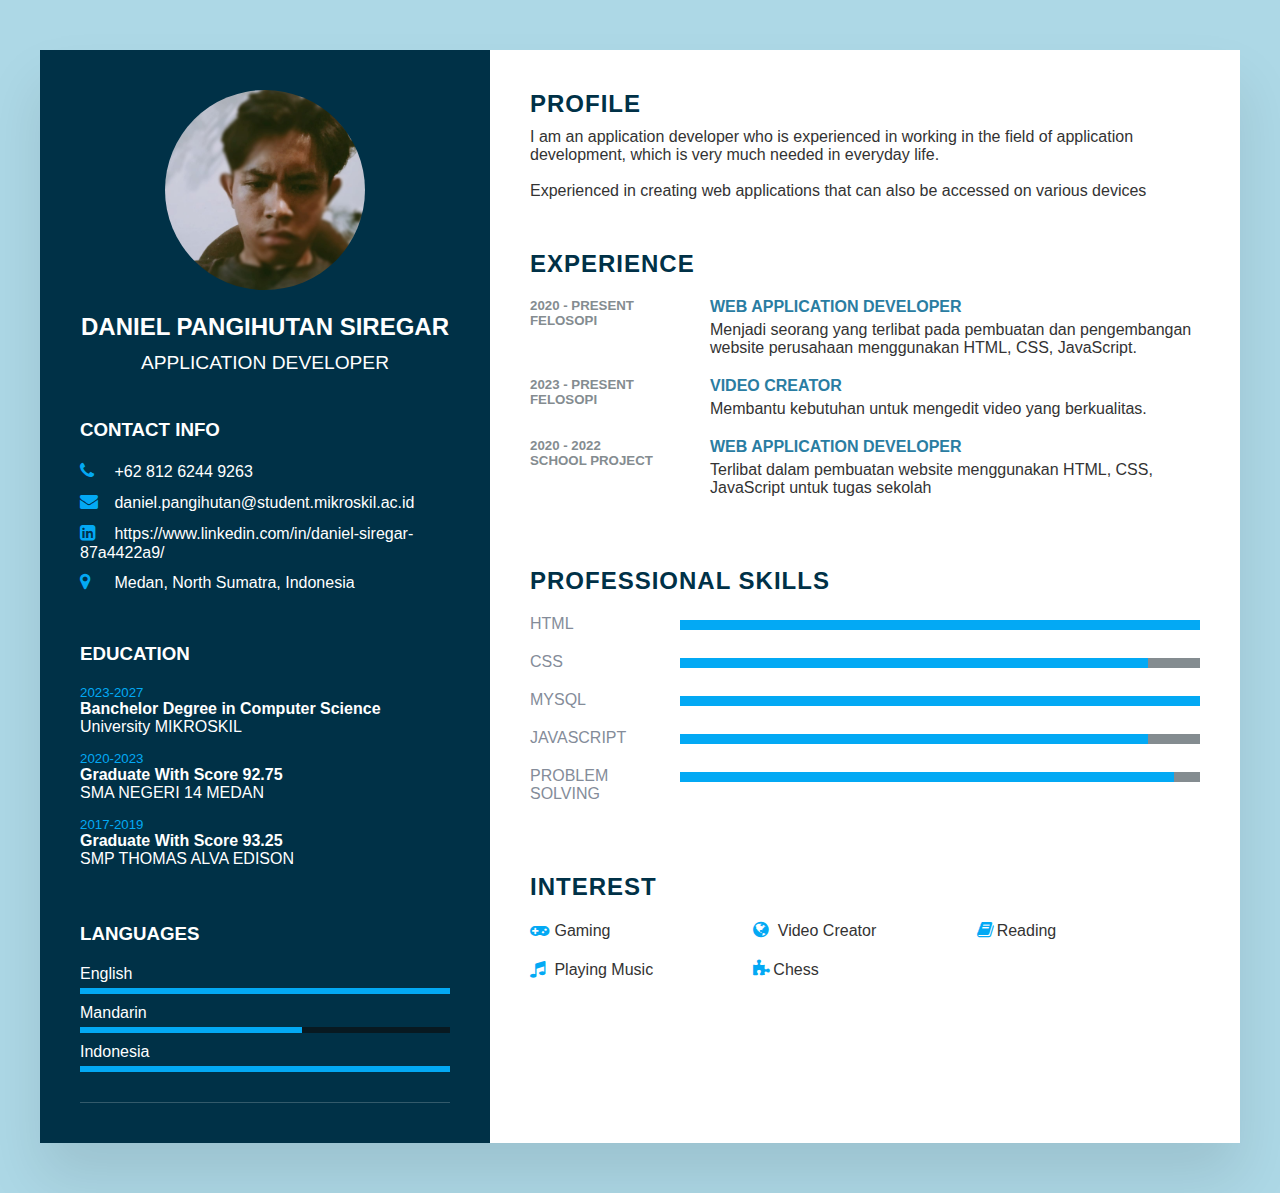
<file: cv_daniel.html>
<!DOCTYPE html>
<html lang="en">

<head>
    <meta charset="UTF-8">
    <meta name="viewport" content="width=device-width, initial-scale=1.0">
    <title>CV Justin</title>
    <link rel="stylesheet" href="https://cdnjs.cloudflare.com/ajax/libs/font-awesome/4.7.0/css/font-awesome.css"
        integrity="sha512-5A8nwdMOWrSz20fDsjczgUidUBR8liPYU+WymTZP1lmY9G6Oc7HlZv156XqnsgNUzTyMefFTcsFH/tnJE/+xBg=="
        crossorigin="anonymous" referrerpolicy="no-referrer" />
    <link rel="stylesheet" href="style.css">
</head>

<body>
        <div class="container">
        <div class="left_side">
            <div class="profile_text">
                <div class="img_bx">
                    <img src="./src/profileimage_daniel.jpg" style="width: 250px;">
                </div>
                <div>
                    <h2>Daniel Pangihutan Siregar <br><span>Application Developer</span></h2>
                </div>
                <div class="contact-info">
                    <h3 class="title">Contact Info</h3>
                    <ul>
                        <li>
                            <span class="icon"><i class="fa fa-phone" aria-hidden="true"></i></i></span>
                            <span class="text">+62 812 6244 9263 </span>
                        </li>
                        <li>
                            <span class="icon"><i class="fa fa-envelope" aria-hidden="true"></i></span>
                            <span class="text">daniel.pangihutan@student.mikroskil.ac.id</span>
                        </li>
                        <li>
                            <span class="icon"><i class="fa fa-linkedin-square" aria-hidden="true"></i></span>
                            <span class="text">https://www.linkedin.com/in/daniel-siregar-87a4422a9/</span>
                        </li>
                        <li>
                            <span class="icon"><i class="fa fa-map-marker" aria-hidden="true"></i></span>
                            <span class="text">Medan, North Sumatra, Indonesia</span>
                        </li>
                    </ul>
                </div>

                <div class="contact-info education">
                    <h3 class="title">Education</h3>
                    <ul>
                        <li>
                            <h5>2023-2027</h5>
                            <h4>Banchelor Degree in Computer Science</h4>
                            <h4>University MIKROSKIL</h4>
                        </li>
                        <li>
                            <h5>2020-2023</h5>
                            <h4>Graduate With Score 92.75</h4>
                            <h4>SMA NEGERI 14 MEDAN</h4>
                        </li>
                        <li>
                            <h5>2017-2019</h5>
                            <h4>Graduate With Score 93.25</h4>
                            <h4>SMP THOMAS ALVA EDISON </h4>
                        </li>
                    </ul>
                </div>

                <div class="contact-info language">
                    <h3 class="title">Languages</h3>
                    <ul>
                        <li><span class="text">English</span>
                            <span class="percent">
                                <div style="width: 100%;"></div>
                            </span>
                        </li>
                        <li><span class="text">Mandarin</span>
                            <span class="percent">
                                <div style="width: 60%;"></div>
                            </span>
                        </li>
                        <li><span class="text">Indonesia</span>
                            <span class="percent">
                                <div style="width: 100%;"></div>
                            </span>
                        </li>
                    </ul>
                </div>

            </div>
        </div>

        <div class="right_side">
            <div class="about">
                <h2 class="title2">Profile</h2>
                <p>I am an application developer who is experienced in working in the field of application development, which is very much needed in everyday life. <br><br>
Experienced in creating web applications that can also be accessed on various devices</p>
            </div>
            <div class="about">
                <h2 class="title2">Experience</h2>
                <div class="box">
                    <div class="year_company">
                        <h5>2020 - Present</h5>
                        <h5>Felosopi</h5>
                    </div>
                    <div class="text">
                        <h4>Web Application Developer</h4>
                        <p>Menjadi seorang yang terlibat pada pembuatan dan pengembangan website perusahaan menggunakan HTML, CSS, JavaScript. <br></p>
                    </div>
                </div>
                <div class="box">
                    <div class="year_company">
                        <h5>2023 - Present</h5>
                        <h5>Felosopi</h5>
                    </div>
                    <div class="text">
                        <h4>Video Creator</h4>
                        <p>Membantu kebutuhan untuk mengedit video yang berkualitas. </p>
                    </div>
                </div>
                <div class="box">
                    <div class="year_company">
                        <h5>2020 - 2022</h5>
                        <h5>School Project</h5>
                        <p></p>
                    </div>
                    <div class="text">
                        <h4>Web Application Developer</h4>
                        <p>Terlibat dalam pembuatan website menggunakan HTML, CSS, JavaScript untuk tugas sekolah</p>
                </div>
            </div>
            <div class="about skills">
                <h2 class="title2">Professional Skills</h2>
                <div class="box">
                    <h4>HTML</h4>
                    <div class="percent">
                        <div style="width: 100%;"></div>
                    </div>
                </div>
                <div class="box">
                    <h4>CSS</h4>
                    <div class="percent">
                        <div style="width: 90%;"></div>
                    </div>
                </div>
                <div class="box">
                    <h4>MySQL</h4>
                    <div class="percent">
                        <div style="width: 100%;"></div>
                    </div>
                </div>
                <div class="box">
                    <h4>Javascript</h4>
                    <div class="percent">
                        <div style="width: 90%;"></div>
                    </div>
                </div>
                <div class="box">
                    <h4>Problem Solving</h4>
                    <div class="percent">
                        <div style="width: 95%;"></div>
                    </div>
                </div>
            </div>
            <div class="about interest">
                <h2 class="title2">Interest</h2>
                <ul>
                    <li><i class="fa fa-gamepad" aria-hidden="true"></i> Gaming</li>
                    <li><i class="fa fa-globe" aria-hidden="true"></i> Video Creator</li>
                    <li><i class="fa fa-book" aria-hidden="true"></i>Reading</li>
                    <li><i class="fa fa-music" aria-hidden="true"></i> Playing Music</li>
                    <li><i class="fa fa-puzzle-piece" aria-hidden="true"></i>Chess</li>
                </ul>
            </div>
        </div>
    </div>
</body>

</html>
</file>
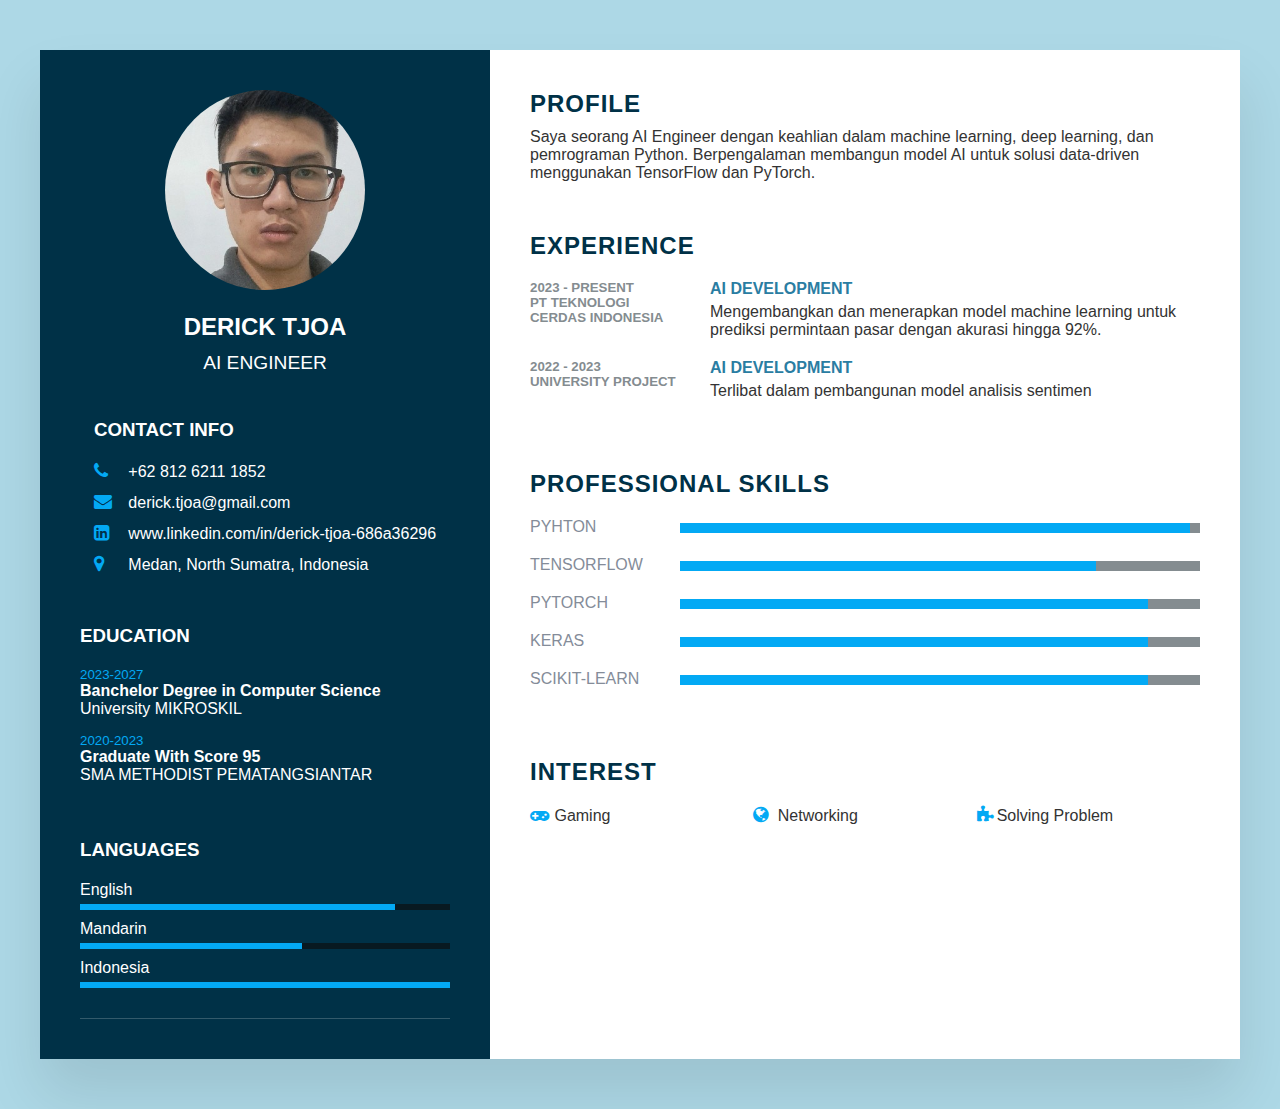
<file: CV_Derick/cv_derick.html>
<!DOCTYPE html>
<html lang="en">

<head>
    <meta charset="UTF-8">
    <meta name="viewport" content="width=device-width, initial-scale=1.0">
    <title>CV Derick</title>
    <link rel="stylesheet" href="https://cdnjs.cloudflare.com/ajax/libs/font-awesome/4.7.0/css/font-awesome.css"
        integrity="sha512-5A8nwdMOWrSz20fDsjczgUidUBR8liPYU+WymTZP1lmY9G6Oc7HlZv156XqnsgNUzTyMefFTcsFH/tnJE/+xBg=="
        crossorigin="anonymous" referrerpolicy="no-referrer" />
    <link rel="stylesheet" href="style.css">
</head>

<body>
    <div class="container">
        <div class="left_side">
            <div class="profile_text">
                <div class="img_bx">
                    <img src="./src/profileimage_derick.jpg" style="width: 250px;">
                </div>
                <div>
                    <h2>Derick Tjoa<br><span>AI Engineer</span></h2>
                </div>
                <div class="contact-info">
                    <h3 class="title">Contact Info</h3>
                    <ul>
                        <li>
                            <span class="icon"><i class="fa fa-phone" aria-hidden="true"></i></i></span>
                            <span class="text">+62 812 6211 1852</span>
                        </li>
                        <li>
                            <span class="icon"><i class="fa fa-envelope" aria-hidden="true"></i></span>
                            <span class="text">derick.tjoa@gmail.com</span>
                        </li>
                        <li>
                            <span class="icon"><i class="fa fa-linkedin-square" aria-hidden="true"></i></span>
                            <span class="text">www.linkedin.com/in/derick-tjoa-686a36296</span>
                        </li>
                        <li>
                            <span class="icon"><i class="fa fa-map-marker" aria-hidden="true"></i></span>
                            <span class="text">Medan, North Sumatra, Indonesia</span>
                        </li>
                    </ul>
                </div>

                <div class="contact-info education">
                    <h3 class="title">Education</h3>
                    <ul>
                        <li>
                            <h5>2023-2027</h5>
                            <h4>Banchelor Degree in Computer Science</h4>
                            <h4>University MIKROSKIL</h4>
                        </li>
                        <li>
                            <h5>2020-2023</h5>
                            <h4>Graduate With Score 95</h4>
                            <h4>SMA METHODIST PEMATANGSIANTAR</h4>
                        </li>
                    </ul>
                </div>

                <div class="contact-info language">
                    <h3 class="title">Languages</h3>
                    <ul>
                        <li><span class="text">English</span>
                            <span class="percent">
                                <div style="width: 85%;"></div>
                            </span>
                        </li>
                        <li><span class="text">Mandarin</span>
                            <span class="percent">
                                <div style="width: 60%;"></div>
                            </span>
                        </li>
                        <li><span class="text">Indonesia</span>
                            <span class="percent">
                                <div style="width: 100%;"></div>
                            </span>
                        </li>
                    </ul>
                </div>

            </div>
        </div>

        <div class="right_side">
            <div class="about">
                <h2 class="title2">Profile</h2>
                <p>Saya seorang AI Engineer dengan keahlian dalam machine learning, deep learning, dan pemrograman Python. Berpengalaman membangun model AI untuk solusi data-driven menggunakan TensorFlow dan PyTorch.</p>
            </div>
            <div class="about">
                <h2 class="title2">Experience</h2>
                <div class="box">
                    <div class="year_company">
                        <h5>2023 - Present</h5>
                        <h5>PT Teknologi Cerdas Indonesia</h5>
                    </div>
                    <div class="text">
                        <h4>Ai Development</h4>
                        <p>Mengembangkan dan menerapkan model machine learning untuk prediksi permintaan pasar dengan akurasi hingga 92%. <br></p>
                    </div>
                </div>
                <div class="box">
                    <div class="year_company">
                        <h5>2022 - 2023</h5>
                        <h5>University Project</h5>
                    </div>
                    <div class="text">
                        <h4>AI Development</h4>
                        <p>Terlibat dalam pembangunan model analisis sentimen</p>
                    </div>
                </div>
            </div>
            <div class="about skills">
                <h2 class="title2">Professional Skills</h2>
                <div class="box">
                    <h4>Pyhton</h4>
                    <div class="percent">
                        <div style="width: 98%;"></div>
                    </div>
                </div>
                <div class="box">
                    <h4>Tensorflow</h4>
                    <div class="percent">
                        <div style="width: 80%;"></div>
                    </div>
                </div>
                <div class="box">
                    <h4>Pytorch</h4>
                    <div class="percent">
                        <div style="width: 90%;"></div>
                    </div>
                </div>
                <div class="box">
                    <h4>Keras</h4>
                    <div class="percent">
                        <div style="width: 90%;"></div>
                    </div>
                </div>
                <div class="box">
                    <h4>Scikit-learn</h4>
                    <div class="percent">
                        <div style="width: 90%;"></div>
                    </div>
                </div>
            </div>
            <div class="about interest">
                <h2 class="title2">Interest</h2>
                <ul>
                    <li><i class="fa fa-gamepad" aria-hidden="true"></i> Gaming</li>
                    <li><i class="fa fa-globe" aria-hidden="true"></i> Networking</li>
                    <li><i class="fa fa-puzzle-piece" aria-hidden="true"></i>Solving Problem</li>
                </ul>
            </div>
        </div>
    </div>
</body>

</html>
</file>
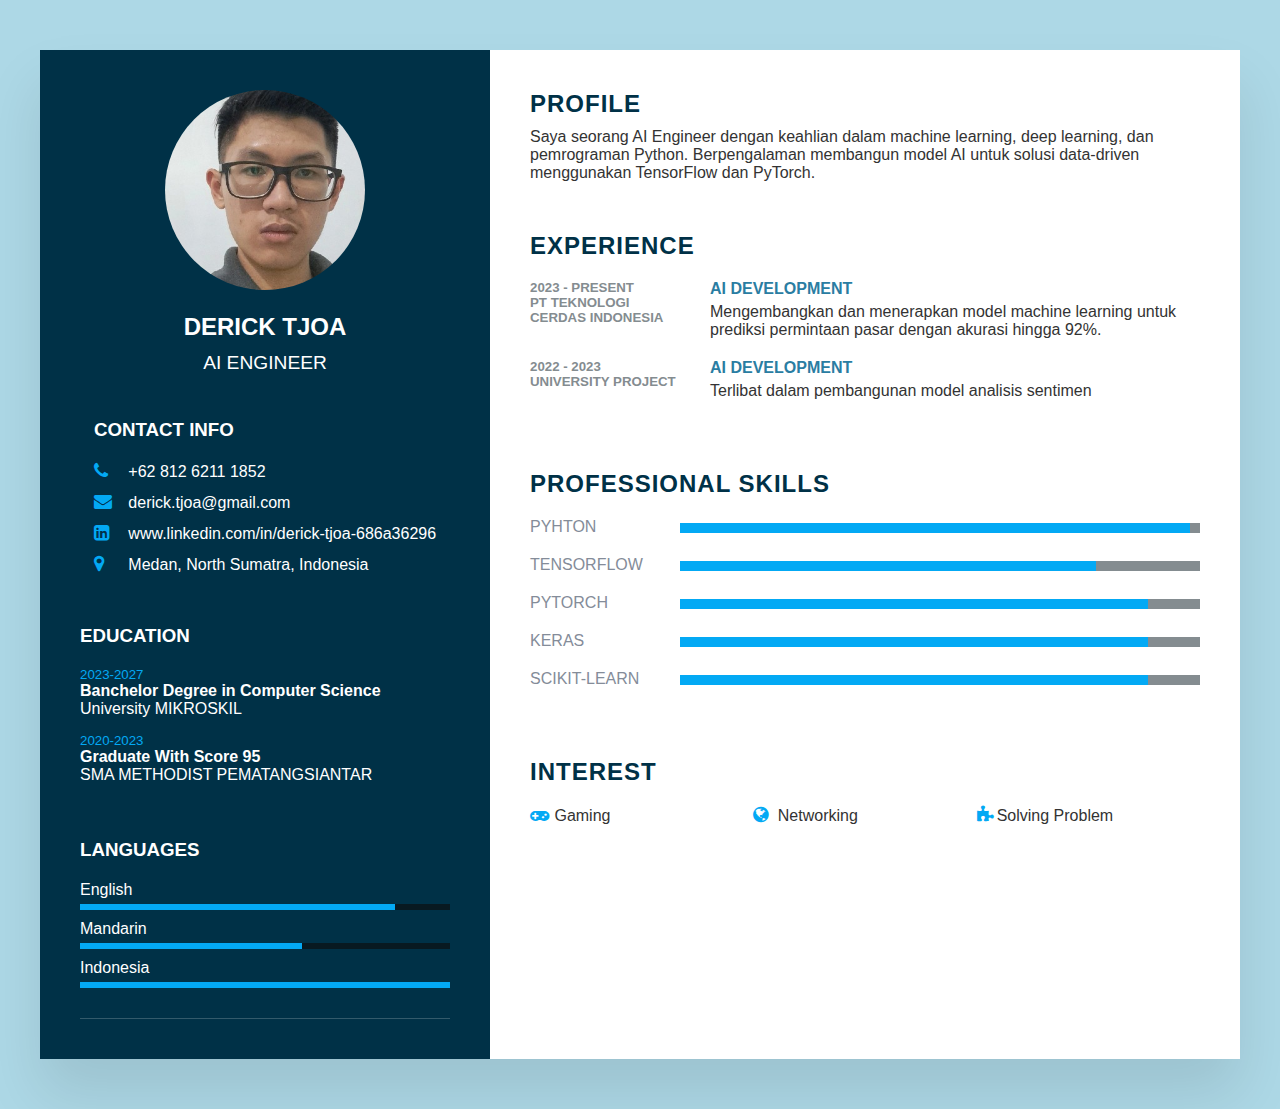
<file: CV_Derick/cv_justin.html>
<!DOCTYPE html>
<html lang="en">

<head>
    <meta charset="UTF-8">
    <meta name="viewport" content="width=device-width, initial-scale=1.0">
    <title>CV Justin</title>
    <link rel="stylesheet" href="https://cdnjs.cloudflare.com/ajax/libs/font-awesome/4.7.0/css/font-awesome.css"
        integrity="sha512-5A8nwdMOWrSz20fDsjczgUidUBR8liPYU+WymTZP1lmY9G6Oc7HlZv156XqnsgNUzTyMefFTcsFH/tnJE/+xBg=="
        crossorigin="anonymous" referrerpolicy="no-referrer" />
    <link rel="stylesheet" href="style.css">
</head>

<body>
    <div class="container">
        <div class="left_side">
            <div class="profile_text">
                <div class="img_bx">
                    <img src="./src/profileimage_derick.jpg" style="width: 250px;">
                </div>
                <div>
                    <h2>Derick Tjoa<br><span>AI Engineer</span></h2>
                </div>
                <div class="contact-info">
                    <h3 class="title">Contact Info</h3>
                    <ul>
                        <li>
                            <span class="icon"><i class="fa fa-phone" aria-hidden="true"></i></i></span>
                            <span class="text">+62 812 6211 1852</span>
                        </li>
                        <li>
                            <span class="icon"><i class="fa fa-envelope" aria-hidden="true"></i></span>
                            <span class="text">derick.tjoa@gmail.com</span>
                        </li>
                        <li>
                            <span class="icon"><i class="fa fa-linkedin-square" aria-hidden="true"></i></span>
                            <span class="text">www.linkedin.com/in/derick-tjoa-686a36296</span>
                        </li>
                        <li>
                            <span class="icon"><i class="fa fa-map-marker" aria-hidden="true"></i></span>
                            <span class="text">Medan, North Sumatra, Indonesia</span>
                        </li>
                    </ul>
                </div>

                <div class="contact-info education">
                    <h3 class="title">Education</h3>
                    <ul>
                        <li>
                            <h5>2023-2027</h5>
                            <h4>Banchelor Degree in Computer Science</h4>
                            <h4>University MIKROSKIL</h4>
                        </li>
                        <li>
                            <h5>2020-2023</h5>
                            <h4>Graduate With Score 95</h4>
                            <h4>SMA METHODIST PEMATANGSIANTAR</h4>
                        </li>
                    </ul>
                </div>

                <div class="contact-info language">
                    <h3 class="title">Languages</h3>
                    <ul>
                        <li><span class="text">English</span>
                            <span class="percent">
                                <div style="width: 85%;"></div>
                            </span>
                        </li>
                        <li><span class="text">Mandarin</span>
                            <span class="percent">
                                <div style="width: 60%;"></div>
                            </span>
                        </li>
                        <li><span class="text">Indonesia</span>
                            <span class="percent">
                                <div style="width: 100%;"></div>
                            </span>
                        </li>
                    </ul>
                </div>

            </div>
        </div>

        <div class="right_side">
            <div class="about">
                <h2 class="title2">Profile</h2>
                <p>Saya seorang AI Engineer dengan keahlian dalam machine learning, deep learning, dan pemrograman Python. Berpengalaman membangun model AI untuk solusi data-driven menggunakan TensorFlow dan PyTorch.</p>
            </div>
            <div class="about">
                <h2 class="title2">Experience</h2>
                <div class="box">
                    <div class="year_company">
                        <h5>2023 - Present</h5>
                        <h5>PT Teknologi Cerdas Indonesia</h5>
                    </div>
                    <div class="text">
                        <h4>Ai Development</h4>
                        <p>Mengembangkan dan menerapkan model machine learning untuk prediksi permintaan pasar dengan akurasi hingga 92%. <br></p>
                    </div>
                </div>
                <div class="box">
                    <div class="year_company">
                        <h5>2022 - 2023</h5>
                        <h5>University Project</h5>
                    </div>
                    <div class="text">
                        <h4>AI Development</h4>
                        <p>Terlibat dalam pembangunan model analisis sentimen</p>
                    </div>
                </div>
            </div>
            <div class="about skills">
                <h2 class="title2">Professional Skills</h2>
                <div class="box">
                    <h4>Pyhton</h4>
                    <div class="percent">
                        <div style="width: 98%;"></div>
                    </div>
                </div>
                <div class="box">
                    <h4>Tensorflow</h4>
                    <div class="percent">
                        <div style="width: 80%;"></div>
                    </div>
                </div>
                <div class="box">
                    <h4>Pytorch</h4>
                    <div class="percent">
                        <div style="width: 90%;"></div>
                    </div>
                </div>
                <div class="box">
                    <h4>Keras</h4>
                    <div class="percent">
                        <div style="width: 90%;"></div>
                    </div>
                </div>
                <div class="box">
                    <h4>Scikit-learn</h4>
                    <div class="percent">
                        <div style="width: 90%;"></div>
                    </div>
                </div>
            </div>
            <div class="about interest">
                <h2 class="title2">Interest</h2>
                <ul>
                    <li><i class="fa fa-gamepad" aria-hidden="true"></i> Gaming</li>
                    <li><i class="fa fa-globe" aria-hidden="true"></i> Networking</li>
                    <li><i class="fa fa-puzzle-piece" aria-hidden="true"></i>Solving Problem</li>
                </ul>
            </div>
        </div>
    </div>
</body>

</html>
</file>
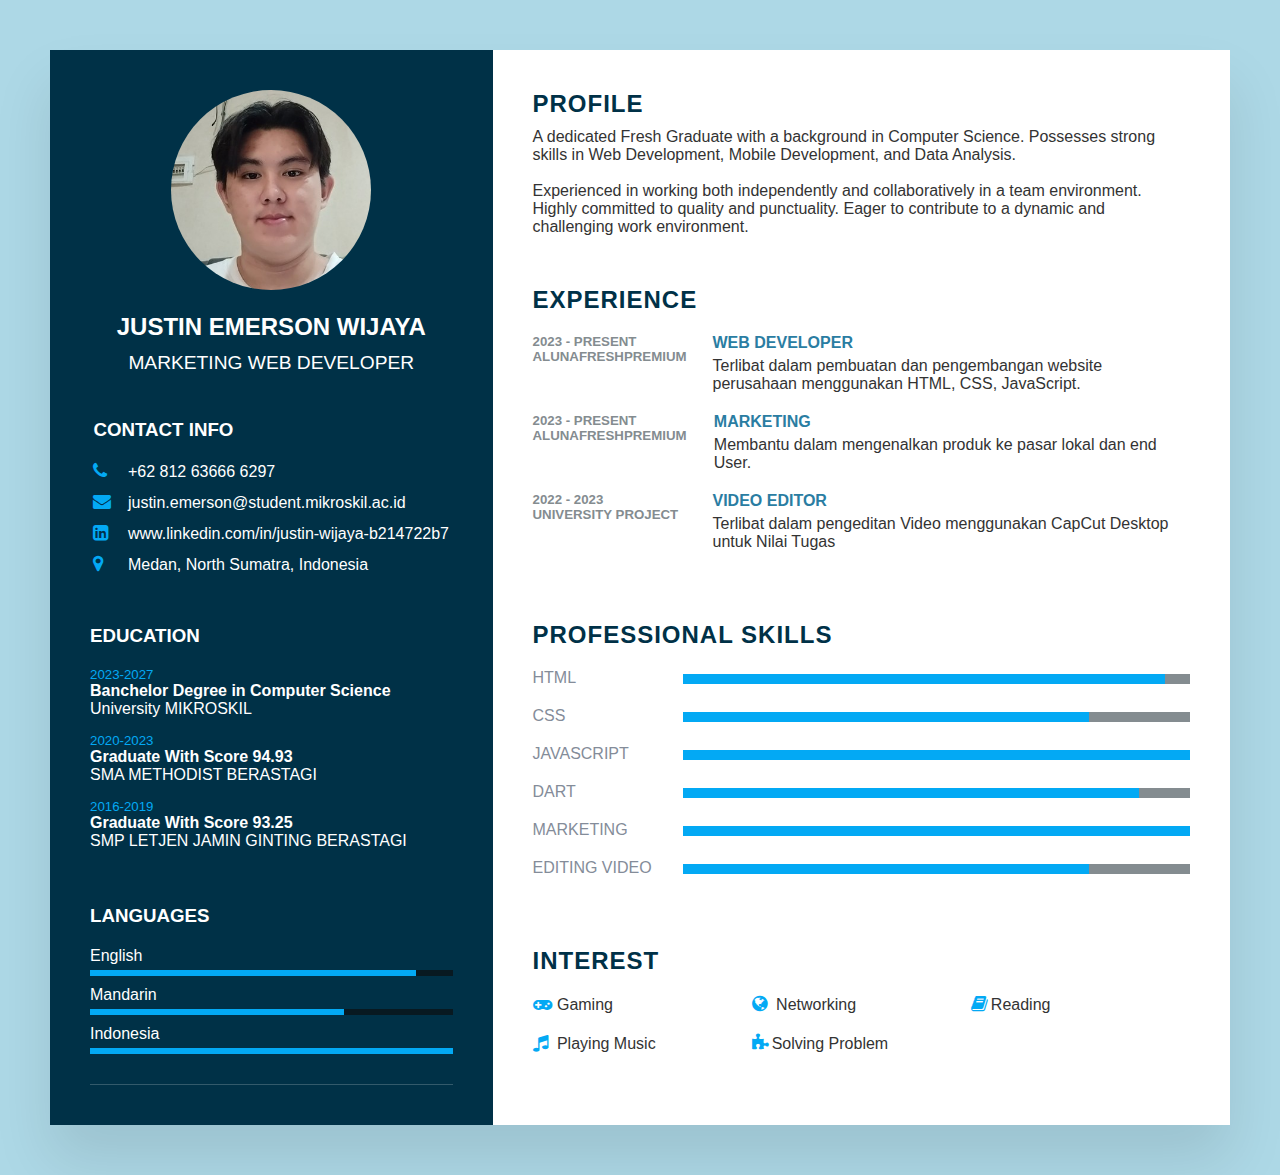
<file: CV_Justin/cv_justin.html>
<!DOCTYPE html>
<html lang="en">

<head>
    <meta charset="UTF-8">
    <meta name="viewport" content="width=device-width, initial-scale=1.0">
    <title>CV Justin</title>
    <link rel="stylesheet" href="https://cdnjs.cloudflare.com/ajax/libs/font-awesome/4.7.0/css/font-awesome.css"
        integrity="sha512-5A8nwdMOWrSz20fDsjczgUidUBR8liPYU+WymTZP1lmY9G6Oc7HlZv156XqnsgNUzTyMefFTcsFH/tnJE/+xBg=="
        crossorigin="anonymous" referrerpolicy="no-referrer" />
    <link rel="stylesheet" href="style.css">
</head>

<body>
    <div class="container">
        <div class="left_side">
            <div class="profile_text">
                <div class="img_bx">
                    <img src="profileImage.jpeg" style="width: 250px;">
                </div>
                <div>
                    <h2>Justin Emerson Wijaya <br><span>Marketing Web Developer</span></h2>
                </div>
                <div class="contact-info">
                    <h3 class="title">Contact Info</h3>
                    <ul>
                        <li>
                            <span class="icon"><i class="fa fa-phone" aria-hidden="true"></i></i></span>
                            <span class="text">+62 812 63666 6297</span>
                        </li>
                        <li>
                            <span class="icon"><i class="fa fa-envelope" aria-hidden="true"></i></span>
                            <span class="text">justin.emerson@student.mikroskil.ac.id</span>
                        </li>
                        <li>
                            <span class="icon"><i class="fa fa-linkedin-square" aria-hidden="true"></i></span>
                            <span class="text">www.linkedin.com/in/justin-wijaya-b214722b7</span>
                        </li>
                        <li>
                            <span class="icon"><i class="fa fa-map-marker" aria-hidden="true"></i></span>
                            <span class="text">Medan, North Sumatra, Indonesia</span>
                        </li>
                    </ul>
                </div>

                <div class="contact-info education">
                    <h3 class="title">Education</h3>
                    <ul>
                        <li>
                            <h5>2023-2027</h5>
                            <h4>Banchelor Degree in Computer Science</h4>
                            <h4>University MIKROSKIL</h4>
                        </li>
                        <li>
                            <h5>2020-2023</h5>
                            <h4>Graduate With Score 94.93</h4>
                            <h4>SMA METHODIST BERASTAGI</h4>
                        </li>
                        <li>
                            <h5>2016-2019</h5>
                            <h4>Graduate With Score 93.25</h4>
                            <h4>SMP LETJEN JAMIN GINTING BERASTAGI</h4>
                        </li>
                    </ul>
                </div>

                <div class="contact-info language">
                    <h3 class="title">Languages</h3>
                    <ul>
                        <li><span class="text">English</span>
                            <span class="percent">
                                <div style="width: 90%;"></div>
                            </span>
                        </li>
                        <li><span class="text">Mandarin</span>
                            <span class="percent">
                                <div style="width: 70%;"></div>
                            </span>
                        </li>
                        <li><span class="text">Indonesia</span>
                            <span class="percent">
                                <div style="width: 100%;"></div>
                            </span>
                        </li>
                    </ul>
                </div>

            </div>
        </div>

        <div class="right_side">
            <div class="about">
                <h2 class="title2">Profile</h2>
                <p>A dedicated Fresh Graduate with a background in Computer Science. Possesses strong skills in Web
                    Development, Mobile Development, and Data Analysis. <br><br> Experienced in working both
                    independently and collaboratively in a team environment. Highly committed to quality and
                    punctuality. Eager to contribute to a dynamic and challenging work environment.</p>
            </div>
            <div class="about">
                <h2 class="title2">Experience</h2>
                <div class="box">
                    <div class="year_company">
                        <h5>2023 - Present</h5>
                        <h5>AlunaFreshPremium</h5>
                    </div>
                    <div class="text">
                        <h4>Web Developer</h4>
                        <p>Terlibat dalam pembuatan dan pengembangan website perusahaan menggunakan HTML, CSS, JavaScript. <br></p>
                    </div>
                </div>
                <div class="box">
                    <div class="year_company">
                        <h5>2023 - Present</h5>
                        <h5>AlunaFreshPremium</h5>
                    </div>
                    <div class="text">
                        <h4>Marketing</h4>
                        <p>Membantu dalam mengenalkan produk ke pasar lokal dan end User. </p>
                    </div>
                </div>
                <div class="box">
                    <div class="year_company">
                        <h5>2022 - 2023</h5>
                        <h5>University Project</h5>
                    </div>
                    <div class="text">
                        <h4>Video Editor</h4>
                        <p>Terlibat dalam pengeditan Video menggunakan CapCut Desktop untuk Nilai Tugas</p>
                    </div>
                </div>
            </div>
            <div class="about skills">
                <h2 class="title2">Professional Skills</h2>
                <div class="box">
                    <h4>HTML</h4>
                    <div class="percent">
                        <div style="width: 95%;"></div>
                    </div>
                </div>
                <div class="box">
                    <h4>CSS</h4>
                    <div class="percent">
                        <div style="width: 80%;"></div>
                    </div>
                </div>
                <div class="box">
                    <h4>JavaScript</h4>
                    <div class="percent">
                        <div style="width: 100%;"></div>
                    </div>
                </div>
                <div class="box">
                    <h4>DART</h4>
                    <div class="percent">
                        <div style="width: 90%;"></div>
                    </div>
                </div>
                <div class="box">
                    <h4>Marketing</h4>
                    <div class="percent">
                        <div style="width: 100%;"></div>
                    </div>
                </div>
                <div class="box">
                    <h4>Editing Video</h4>
                    <div class="percent">
                        <div style="width: 80%;"></div>
                    </div>
                </div>
            </div>
            <div class="about interest">
                <h2 class="title2">Interest</h2>
                <ul>
                    <li><i class="fa fa-gamepad" aria-hidden="true"></i> Gaming</li>
                    <li><i class="fa fa-globe" aria-hidden="true"></i> Networking</li>
                    <li><i class="fa fa-book" aria-hidden="true"></i>Reading</li>
                    <li><i class="fa fa-music" aria-hidden="true"></i> Playing Music</li>
                    <li><i class="fa fa-puzzle-piece" aria-hidden="true"></i>Solving Problem</li>
                </ul>
            </div>
        </div>
    </div>
</body>

</html>
</file>
<file: style.css>
* {
    margin: 0;
    padding: 0;
    box-sizing: border-box;
    font-family: Arial, sans-serif;
}

body{
    background-color: lightblue;
    display: flex;
    flex-direction: column;
    justify-content: center;
    align-items: center;
    min-height: 100vh;
}

.container{
    position: relative;
    width: 100%;
    max-width: 1200px;
    min-height: 1000px;
    background-color: #FFF;
    margin: 50px;
    display: grid;
    grid-template-columns: 1.5fr 2.5fr;
    box-shadow: 0 35px 55px rgba(0, 0, 0, 0.1);

}

.container .left_side{
    position: relative;
    background: #003147;
    padding: 40px;
}

.profile_text{
    position: relative;
    display: flex;
    flex-direction: column;
    align-items: center;
    padding-bottom: 20px;
    border-bottom:1px solid rgba(255, 255, 255, 0.2);  ;
}

.profile_text .img_bx{
    position: relative;
    width: 200px;
    height: 200px;
    border-radius: 50%;
    overflow: hidden;
}

.profile_text .img_bx img{
    position: absolute;
    top: 0;
    left: -10px;
    width: 100%;
    height: 100%;
    object-fit: cover;
}

.profile_text h2{
    color: #fff;
    font-size: 1.5em;
    margin-top: 20px;
    text-transform: uppercase;
    text-align: center;
    font-weight: 600;
    line-height: 1.4em;
}

.profile_text h2 span{
    color: #fff;
    font-size: .8em;
    font-weight: 100;
    text-transform: uppercase;
}

.contact-info{
    padding-top: 40px;
}

.title{
    color: #fff;
    text-transform: uppercase;
    font-weight: 600;
    margin-bottom: 20px;
}

.contact-info ul{
    position: relative;
}

.contact-info ul li{
    list-style: none;
    position: relative;
    margin: 10px 0;
    cursor: pointer;
}

.contact-info ul li .icon{
    display: inline-block;
    width: 30px;
    font-size: 18px;
    color: #03a9f4;
}

.contact-info ul li .text{
    color: #fff;
    font-weight: 100;

}

.contact-info.education{
    width: 100%;    
}

.contact-info.education li{
    margin-bottom: 15px;
}

.contact-info.education h5{
    color: #03a9f4;
    font-weight: 500;
}

.contact-info.education h4:nth-child(2){
    color: #fff;
    font-weight: 700;
}

.contact-info.education h4{
    color: #fff;
    font-weight: 100;
}

.contact-info.language{
    width: 100%;    
}

.contact-info.language .percent{
    position: relative;
    width: 100%;
    height: 6px;
    background: #081921;
    display: block;
    margin-top: 5px;
}
.contact-info.language .percent div{
    position: absolute;
    top: 0;
    left: 0;
    background: #03a9f4;
    height: 100%;
}

.container .right_side{
    position: relative;
    background: #fff;
    padding: 40px;
}

.about{
    margin-bottom: 50px;
}

.about:last-child{
    margin-bottom: 0;
}

.title2{
    color: #003147;
    text-transform: uppercase;
    letter-spacing: 1px;
    margin-bottom: 10px;
}

p{
    color: #333;
}

.about .box{
    display: flex;
    flex-direction: row;
    margin: 20px 0 ;
}

.about .box .year_company{
    min-width: 150px ;
    margin-right: 30px;
}

.about .box .year_company h5{
    text-transform: uppercase;
    color: #848c90;
    font-weight: 600;
}

.about .box .text h4{
    text-transform: uppercase;
    font-size: 16px;
    color: #2a7da2;
    margin-bottom: 5px;
}

.skills{
    margin-top: 70px;
}

.skills .box{
    position: relative;
    width: 100%;
    display: grid;
    grid-template-columns: 150px 1fr;
    justify-content: center;

}

.skills .box h4{
    text-transform: uppercase;
    color: #848c99;
    font-weight: 500;
}

.skills .box .percent{
    position: relative;
    width: 100%;
    height: 10px;
    background: #848c90;
    display: block;
    margin-top: 5px;
}

.skills .box .percent div{
    position: absolute;
    top: 0;
    left: 0;
    background: #03a9f4;
    height: 100%;
}

.interest{
    margin-top: 70px;
}

.interest ul{
    display: grid;
    grid-template-columns: repeat(3, 1fr);
}

.interest ul li{
    list-style: none;
    font-weight: 500 ;
    margin: 10px 0;
    color: #333;
}

.interest ul li .fa{
    width: 20px;
    font-size: 18px;
    color: #03a9f4;
}

@media (max-width: 1200px){
    .container{
        margin: 10px;
        grid-template-columns: repeat(1, 1fr);
    }
    .interest ul{
        grid-template-columns: repeat(3, 1fr);
    }
}

@media (max-width: 600px){
    .about .box{
        flex-direction: column;
    }
    .about .box .year_company{
        margin-bottom: 10px;
    }
    .interest ul{
        grid-template-columns: repeat(2, 1fr);
    }
    .skills .box{
        grid-template-columns: 1fr;
    }
}

@media (max-width: 400px){
    .container{
        margin: 10px;
        grid-template-columns: repeat(1, 1fr);
    }
    .interest ul{
        grid-template-columns: repeat(1, 1fr);
    }   
}
</file>
<file: CV_Derick/css/style.css>
/**********************************/
/********** General CSS ***********/
/**********************************/
body {
    color: #666666;
    background: #F6D155;
    font-family: 'Open Sans', sans-serif;
}

a {
    color: #222222;
    transition: all .3s;
}

a:hover,
a:active,
a:focus {
    color: #FF6F61;
    outline: none;
    text-decoration: none;
}

.btn:focus {
    box-shadow: none;
}


/**********************************/
/****** Layout with Sidebar *******/
/**********************************/
.wrapper {
    position: relative;
    margin: 0 auto;
    width: 100%;
    max-width: 1140px;
}

.wrapper .sidebar {
    position: relative;
    width: 100%;
    float: left;
    background: #222222;
}

.wrapper .content {
    position: relative;
    width: 100%;
    padding: 15px;
    float: left;
    background: #F6D155;
}

.wrapper .sidebar-header,
.wrapper .sidebar-footer {
    display: none;
}

.navbar {
    padding: 15px;
    background: #222222 !important;
}

.navbar-expand-md .navbar-nav .nav-item {
    width: 100%;
    border-top: 1px solid rgba(255, 255, 255, .2);
}

.navbar-expand-md .navbar-nav .nav-item:first-child{
    border-top: none;
}

.navbar-expand-md .navbar-nav .nav-link {
    color: #ffffff;
    padding: 5px 15px 7px 15px;
    transition: all .3s;
}

.navbar-expand-md .navbar-nav .nav-link i {
    color: #FF6F61;
    float: right;
    padding-top: 5px;
    transition: all .3s;
}

.navbar-expand-md .navbar-nav .nav-link:hover,
.navbar-expand-md .navbar-nav .nav-link.active {
    color: #FF6F61;
}

.navbar-expand-md .navbar-nav .nav-link:hover i,
.navbar-expand-md .navbar-nav .nav-link.active i{
    color: #ffffff;
}


.wrapper .sidebar,
.wrapper .content {
    -webkit-transition: margin 200ms ease-out;
    -moz-transition: margin 200ms ease-out;
    -o-transition: margin 200ms ease-out;
    transition: margin 200ms ease-out;
}

@media (min-width: 768px) {
    .wrapper .content {
        padding: 30px 0px 30px 30px;
    }
    
    .wrapper .content::before,
    .wrapper .content::after {
        position: fixed;
        content: "";
        width: 100%;
        height: 30px;
        background: #F6D155;
        z-index: 1;
    }
    
    .wrapper .content::before {
        top: 0;
    }
    
    .wrapper .content::after {
        bottom: 0;
    }
    
    .wrapper .sidebar {
        position: fixed;
        width: 300px;
        height: 100%;
        margin-left: -250px;
        float: left;
        overflow: auto;
        scrollbar-width: thin;
        scrollbar-color: gray;
        z-index: 2;
    }

    .wrapper .sidebar:hover {
        margin-left: 0px;
    }
    
    .wrapper .content {
        position: relative;
        width: calc(100% - 50px);
        margin-left: 50px;
        float: right;
    }
    
    .wrapper .sidebar:hover  .sidebar-header {
        position: relative;
        display: block;
        width: 100%;
    }

    .wrapper .sidebar .sidebar-header img {
        width: 100%;
        height: auto;
    }
    
    .navbar-brand {
        display: none;
    }
    
    .navbar {
        padding: 15px 0;
        flex-direction: column;
    }
    
    .wrapper .sidebar:hover .navbar-expand-md .navbar-nav .nav-link {
        padding: 5px 30px 7px 30px;
    }
    
    .wrapper .sidebar::-webkit-scrollbar {
        width: 7px;
    }

    .wrapper .sidebar::-webkit-scrollbar-track {
        -webkit-box-shadow: inset 0 0 6px rgba(0,0,0,0.1);
    }

    .wrapper .sidebar::-webkit-scrollbar-thumb {
        background-color: darkgrey;
        outline: 1px solid slategrey;
        border-radius: 7px
    }
    
    .navbar-brand {
        display: none;
    }
    
    .sidebar .sidebar-footer {
        width: 300px;
        position: fixed;
        bottom: 0;
        padding: 15px;
        font-size: 0;
        text-align: center;
        background: #222222;
    }
    
    .sidebar .sidebar-footer a {
        display: inline-block;
        width: 40px;
        height: 40px;
        padding: 5px 0;
        margin: 0 15px 15px 0;
        text-align: center;
        font-size: 18px;
        color: #222222;
        background: #FF6F61;
    }
    
    .sidebar .sidebar-footer a:last-child {
        margin-right: 0;
    }
    
    .sidebar .sidebar-footer a:hover {
        color: #FF6F61;
        background: #ffffff;
    }
    
    .sidebar:hover .sidebar-footer {
        display: block;
    }
}

@media (min-width: 992px) {
    .wrapper .sidebar {
        margin: 0;
    }

    .wrapper .content {
        width: calc(100% - 300px);
        margin-left: 300px;
    }

    .sidebar .sidebar-header {
        position: relative;
        display: block;
        width: 100%;
    }
    
    .navbar-expand-md .navbar-nav .nav-link {
        padding: 5px 30px 7px 30px;
    }
    
    .sidebar .sidebar-footer {
        display: block;
    }
}

@media (max-width: 1140px) {
    .wrapper .content {
        padding: 30px;
    }
}

@media (max-width: 576px) {
    .wrapper .content {
        padding: 15px;
    }
}


/**********************************/
/******** Back to Top CSS *********/
/**********************************/
.back-to-top {
    position: fixed;
    display: none;
    width: 30px;
    height: 30px;
    text-align: center;
    line-height: 1;
    font-size: 30px;
    right: 30px;
    bottom: 30px;
    transition: background 0.5s;
    z-index: 11;
}

.back-to-top i {
    color: #222222;
}

.back-to-top i:hover {
    color: #FF6F61;
}

.back-to-top {
    -webkit-animation: action 1s infinite  alternate;
    animation: action 1s infinite  alternate;
}

@-webkit-keyframes action {
    0% { transform: translateY(0); }
    100% { transform: translateY(-15px); }
}

@keyframes action {
    0% { transform: translateY(0); }
    100% { transform: translateY(-15px); }
}


/**********************************/
/*********** Header CSS ***********/
/**********************************/
.header {
    position: relative;
    background: #ffffff;
}

.header .content-inner {
    padding: 100px 30px;
    background: url(../img/profile.png) right bottom no-repeat;
    background-size: contain;
}

.header p {
    color: #FF6F61;
    font-size: 22px;
    font-weight: 600;
    margin-bottom: 10px;
}

.header h1 {
    color: #222222;
    font-size: 50px;
    font-weight: 700;
}

.header h2 {
    display: inline-block;
    margin: 0;
    height: 25px;
    font-size: 25px;
}

.header .typed-text {
    display: none;
}

.header .typed-cursor {
    font-size: 25px;
    font-weight: 300;
    color: #222222;
}

.large-btn .content-inner {
    font-size: 0;
    border-bottom: 30px solid #F6D155;
}

.large-btn .btn {
    position: relative;
    width: 50%;
    padding: 15px 0;
    color: #FF6F61;
    font-size: 20px;
    background: #222222;
    border-radius: 0;
}

.large-btn .btn:last-child {
    color: #222222;
    background: #FF6F61;
}

.large-btn .btn i {
    margin-right: 8px;
}

.large-btn .btn::after {
    position: absolute;
    content: "";
    width: 0;
    height: 100%;
    top: 0;
    left: 0;
    transition: all .3s;
}

.large-btn .btn:hover::after {
    width: 100%;
    background: rgba(255, 255, 255, .1);
}


/**********************************/
/******* Content Header CSS *******/
/**********************************/
.content-header {
    position: relative;
    width: 100%;
    margin-bottom: 30px;
    padding-bottom: 10px;
}

.content-header h2 {
    color: #222222;
    font-size: 35px;
    font-weight: 700;
    letter-spacing: 3px;
    margin: 0;
}

.content-header::after {
    content: '';
    position: absolute;
    display: block;
    width: 50px;
    height: 3px;
    bottom: 0;
    left: 0;
    background: #FF6F61;
}


/**********************************/
/*********** About CSS ************/
/**********************************/
.about {
    position: relative;
    padding: 60px 30px;
    background: #ffffff;
    border-bottom: 30px solid #F6D155;
}


.about img {
    width: 100%;
    height: auto;
}

@media(max-width: 767.98px) {
    .about img {
        margin-bottom: 15px;
    }
}

.about .btn {
    border-radius: 0;
    color: #222222;
    background: #FF6F61;
    transition: all .3s;
}

.about .btn:hover {
    color: #FF6F61;
    background: #222222;
}

.about .skills {
    padding-top: 15px;
}

.about .skill-name {
    margin-top: 15px;
}

.about .skill-name p {
    display: inline-block;
    margin-bottom: 5px;
    font-size: 16px;
    font-weight: 400;
}

.about .skill-name p:last-child {
    float: right;
}

.about .progress {
    height: 5px;
    border: 1px solid #FF6F61;
    border-radius: 0;
    background: #ffffff;
}

.about .progress .progress-bar {
    width: 1px;
    background: #FF6F61;
    border-radius: 0;
    transition: 1s;
}


/**********************************/
/********* Education CSS **********/
/**********************************/
.education {
    position: relative;
    padding: 60px 30px;
    background: #ffffff;
    border-bottom: 30px solid #F6D155;
}

.education .edu-col {
    position: relative;
    width: 100%;
    padding: 20px 0 20px 20px;
    border-left: 1px solid #FF6F61;
    border-bottom: 1px solid #FF6F61;
}

.education .col-md-6:first-child .edu-col {
    padding-top: 0;
}

.education .col-md-6:last-child .edu-col {
    border-bottom: none;
    padding-bottom: 0;
}

@media (min-width: 768px) {
    .education .col-md-6:nth-child(-n+2) .edu-col {
        padding-top: 0;
    }

    .education .col-md-6:last-child .edu-col,
    .education .col-md-6:nth-last-child(2) .edu-col {
        border-bottom: none;
        padding-bottom: 0;
    }
}

.education .edu-col span {
    position: relative;
    display: block;
    font-size: 13px;
    letter-spacing: 1px;
    margin-bottom: 10px;
}

.education .edu-col span::before {
    position: absolute;
    content: "";
    width: 11px;
    height: 11px;
    background: #FF6F61;
    top: 5px;
    left: -26px;
    border-radius: 5px;
}

.education .edu-col span i {
    color: #FF6F61;
}

.education .edu-col h3 {
    font-size: 20px;
    font-weight: 700;
    letter-spacing: 2px;
}

.education .edu-col p {
    margin: 0;
}


/**********************************/
/********* Experience CSS *********/
/**********************************/
.experience {
    position: relative;
    padding: 60px 30px;
    background: #ffffff;
    border-bottom: 30px solid #F6D155;
}

.experience .exp-col {
    position: relative;
    width: 100%;
    padding: 20px 0 20px 20px;
    border-left: 1px solid #FF6F61;
    border-bottom: 1px solid #FF6F61;
}

.experience .col-md-6:first-child .exp-col {
    padding-top: 0;
}

.experience .col-md-6:last-child .exp-col {
    border-bottom: none;
    padding-bottom: 0;
}

@media (min-width: 768px) {
    .experience .col-md-6:nth-child(-n+2) .exp-col {
        padding-top: 0;
    }

    .experience .col-md-6:last-child .exp-col,
    .experience .col-md-6:nth-last-child(2) .exp-col {
        border-bottom: none;
        padding-bottom: 0;
    }
}

.experience .exp-col span {
    position: relative;
    display: block;
    font-size: 13px;
    letter-spacing: 1px;
    margin-bottom: 10px;
}

.experience .exp-col span::before {
    position: absolute;
    content: "";
    width: 11px;
    height: 11px;
    background: #FF6F61;
    top: 5px;
    left: -26px;
    border-radius: 5px;
}

.experience .exp-col span i {
    color: #FF6F61;
}

.experience .exp-col h3 {
    font-size: 20px;
    font-weight: 700;
    letter-spacing: 2px;
    margin-bottom: 5px;
}

.experience .exp-col h4 {
    font-size: 14px;
    font-weight: 400;
    font-style: italic;
    margin-bottom: 5px;
}

.experience .exp-col h5 {
    font-size: 16px;
    font-weight: 600;
    margin-bottom: 10px;
}

.experience .exp-col p {
    margin: 0;
}


/**********************************/
/*********** Service CSS **********/
/**********************************/
.service {
    position: relative;
    padding: 60px 30px 30px 30px;
    background: #ffffff;
    border-bottom: 30px solid #F6D155;
}

.service .srv-col {
    position: relative;
    width: 100%;
    margin-bottom: 30px;
}

.service .srv-col i {
    font-size: 30px;
    color: #FF6F61;
    margin-bottom: 15px;
}

.service .srv-col h3 {
    font-size: 20px;
    font-weight: 700;
    letter-spacing: 2px;
    margin-bottom: 5px;
}

.experience .exp-col h4 {
    font-size: 14px;
    font-weight: 400;
    font-style: italic;
    margin-bottom: 5px;
}

.experience .exp-col h5 {
    font-size: 16px;
    font-weight: 600;
    margin-bottom: 10px;
}

.experience .exp-col p {
    margin: 0;
}


/**********************************/
/********** Portfolio CSS *********/
/**********************************/
.portfolio {
    position: relative;
    padding: 60px 30px 30px 30px;
    background: #ffffff;
    border-bottom: 30px solid #F6D155;
}

.portfolio #portfolio-flters {
    padding: 0;
    margin: -15px 0 30px 0;
    list-style: none;
    font-size: 0;
}

.portfolio #portfolio-flters li {
    cursor: pointer;
    margin: 15px -1px 0 0;
    display: inline-block;
    height: 35px;
    padding: 10px;
    color: #666666;
    font-size: 13px;
    line-height: 15px;
    text-transform: uppercase;
    border: 1px solid #FF6F61;
    background: #ffffff;
    transition: all 0.3s ease-in-out;
}

.portfolio #portfolio-flters li:hover,
.portfolio #portfolio-flters li.filter-active {
    background: #FF6F61;
    color: #222222;
}

.portfolio .portfolio-item {
    position: relative;
    height: 250px;
    overflow: hidden;
}

.portfolio .portfolio-item figure {
    background: #ffffff;
    overflow: hidden;
    height: 220px;
    position: relative;
    border-radius: 0;
    margin: 0; 
}

.portfolio .portfolio-item figure img {
    width: 100%; 
    height: 100%; 
    object-fit: cover; 
}

.portfolio .portfolio-item figure:hover img {
    opacity: 0.3;
    transition: 0.3s;
}

.portfolio .portfolio-item figure .link-preview,
.portfolio .portfolio-item figure .link-details,
.portfolio .portfolio-item figure .portfolio-title {
    position: absolute;
    display: inline-block;
    opacity: 0;
    line-height: 1;
    text-align: center;
    width: 45px;
    height: 35px;
    background: #FF6F61;
    transition: 0.2s linear;
}

.portfolio .portfolio-item figure .link-preview i,
.portfolio .portfolio-item figure .link-details i {
    color: #222222;
    padding-top: 10px;
    font-size: 16px;
}

.portfolio .portfolio-item figure .link-preview:hover,
.portfolio .portfolio-item figure .link-details:hover {
    background: #222222;
}

.portfolio .portfolio-item figure .link-preview:hover i,
.portfolio .portfolio-item figure .link-details:hover i {
    color: #FF6F61;
}

.portfolio .portfolio-item figure .link-preview {
    left: 50%;
    top: calc(25% - 18px);
}

.portfolio .portfolio-item figure .link-details {
    right: 50%;
    top: calc(25% - 18px);
}

.portfolio .portfolio-item figure .portfolio-title {
    margin: 0;
    width: 100%;
    height: 50%;
    left: 0;
    right: 0;
    top: 100%;
    padding: 30px 10px;
    color: #222222;
    font-size: 16px;
    font-weight: 600;
    background: rgba(255, 111, 97, .5);
    border-radius: 0;
}

.portfolio .portfolio-item figure .portfolio-title:hover {
    text-decoration: none;
}

.portfolio .portfolio-item figure .portfolio-title span {
    display: block;
    margin-top: 10px;
    font-family: 'Open Sans', sans-serif;
    font-size: 13px;
    font-weight: 300;
}

.portfolio .portfolio-item figure:hover .link-preview {
    opacity: 1;
    left: calc(50% - 61px);
}

.portfolio .portfolio-item figure:hover .link-details {
    opacity: 1;
    right: calc(50% - 61px);
}

.portfolio .portfolio-item figure:hover .portfolio-title {
    opacity: 1;
    top: 50%;
}


/**********************************/
/*********** Review CSS ***********/
/**********************************/
.review {
    position: relative;
    background: #ffffff;
    border-bottom: 30px solid #F6D155;
}

.review .content-inner {
    position: relative;
    padding: 60px 30px;
    background: url(../img/quote.png) right bottom no-repeat;
}

.review .review-text p {
    font-size: 18px;
    font-style: italic;
}

.review .review-img {
    display: flex;
    align-items: center;
}

.review .review-img img {
    width: 80px; 
    height: 80px; 
    object-fit: cover;
    margin-right: 15px;
}

.review .review-name h3 {
    font-size: 18px;
    font-weight: 700;
    letter-spacing: 2px;
    margin-bottom: 5px;
}

.review .review-name p {
    font-size: 14px;
    margin-bottom: 0;
}

.review .review-text .ratting {
    margin-bottom: 5px;
}

.review .review-text .ratting i {
    color: #FF6F61;
    font-size: 14px;
}

.review .slick-slider:hover .slick-prev {
    left: 30px;
}

.review .slick-slider:hover .slick-next {
    right: 30px;
}

.review-slider .slick-prev,
.review-slider .slick-next {
    width: 35px;
    height: 35px;
    z-index: 1;
    opacity: 0;
    transition: .5s;
    background: rgba(255, 111, 97, .7);
}

.review-slider .slick-prev {
    left: 55px;
}

.review-slider .slick-next {
    right: 55px;
}

.review-slider.slick-slider:hover .slick-prev {
    left: 15px;
    opacity: 1;
}

.review-slider.slick-slider:hover .slick-next {
    right: 15px;
    opacity: 1;
}

.review-slider .slick-prev:hover,
.review-slider .slick-prev:focus,
.review-slider .slick-next:hover,
.review-slider .slick-next:focus {
    background: rgba(0, 0, 0, .7);
}

.review-slider .slick-prev:hover::before,
.review-slider .slick-prev:focus::before,
.review-slider .slick-next:hover::before,
.review-slider .slick-next:focus::before {
    color: #FF6F61;
}

.review-slider .slick-prev::before,
.review-slider .slick-next::before {
    font-family: "Font Awesome 5 Free";
    font-weight: 900;
    font-size: 18px;
    color: #ffffff;
}

.review-slider .slick-prev::before {
    content: "\f104";
}

.review-slider .slick-next::before {
    content: "\f105";
}

.review-slider .slick-dots {
    bottom: 15px;
}

.review-slider .slick-dots li button:before {
    color: #ffffff;
    font-size: 15px;
}

.review-slider .slick-dots li.slick-active button:before {
    color: #FF6F61;
}

.review-slider.slick-slider {
    margin-bottom: 0;
}


/**********************************/
/*********** Contact CSS ***********/
/**********************************/
.contact {
    position: relative;
    padding: 60px 30px 30px 30px;
    background: #ffffff;
}

.contact .contact-info {
    position: relative;
    width: 100%;
    margin-bottom: 30px;
}

.contact .contact-info p {
    font-size: 16px;
    font-weight: 600;
    letter-spacing: 1px;
    margin-bottom: 10px;
}

.contact .contact-info p i {
    width: 25px;
    color: #FF6F61;
}

.contact .contact-info p a {
    color: #666666;
}

.contact .contact-info p a:hover {
    color: #FF6F61;
    text-decoration: none;
}

.contact .social {
    font-size: 0;
}

.contact .social a {
    width: 35px;
    height: 35px;
    padding: 5px 0;
    color: #222222;
    background: #FF6F61;
    border-radius: 0;
    margin-top: 15px;
    margin-right: 15px;
    transition: all .3s;
}

.contact .social a:last-child {
    margin-right: 0;
}

.contact .social a:hover {
    color: #FF6F61;
    background: #222222;
}

.contact .form {
    position: relative;
    width: 100%;
    margin-bottom: 30px;
}

.contact .form .form-control {
    border-radius: 0;
}

.contact .form .form-control:focus {
    box-shadow: none;
    border-color: #FF6F61;
}

.contact .form .btn {
    color: #222222;
    background: #FF6F61;
    border-radius: 0;
    transition: all .3s;
}

.contact .form .btn:hover {
    color: #FF6F61;
    background: #222222;
}


/**********************************/
/*********** Footer CSS ***********/
/**********************************/
.footer {
    position: relative;
    width: 100%;
    padding: 30px 30px 0 30px;
    background: #F6D155;
}

.footer .col-md-6:last-child {
    text-align: right;
}

@media(max-width: 767.98px) {
    .footer .col-md-6,
    .footer .col-md-6:last-child{
        text-align: center;
    }
}

.footer p {
    color: #222222;
    margin: 0;
}

.footer a {
    color: #FF6F61;
    font-weight: 600;
}

.footer a:hover {
    color: #222222;
}
</file>
<file: CV_Derick/style.css>
* {
    margin: 0;
    padding: 0;
    box-sizing: border-box;
    font-family: Arial, sans-serif;
}

body{
    background-color: lightblue;
    display: flex;
    flex-direction: column;
    justify-content: center;
    align-items: center;
    min-height: 100vh;
}

.container{
    position: relative;
    width: 100%;
    max-width: 1200px;
    min-height: 1000px;
    background-color: #FFF;
    margin: 50px;
    display: grid;
    grid-template-columns: 1.5fr 2.5fr;
    box-shadow: 0 35px 55px rgba(0, 0, 0, 0.1);

}

.container .left_side{
    position: relative;
    background: #003147;
    padding: 40px;
}

.profile_text{
    position: relative;
    display: flex;
    flex-direction: column;
    align-items: center;
    padding-bottom: 20px;
    border-bottom:1px solid rgba(255, 255, 255, 0.2);  ;
}

.profile_text .img_bx{
    position: relative;
    width: 200px;
    height: 200px;
    border-radius: 50%;
    overflow: hidden;
}

.profile_text .img_bx img{
    position: absolute;
    top: 0;
    left: -10px;
    width: 100%;
    height: 100%;
    object-fit: cover;
}

.profile_text h2{
    color: #fff;
    font-size: 1.5em;
    margin-top: 20px;
    text-transform: uppercase;
    text-align: center;
    font-weight: 600;
    line-height: 1.4em;
}

.profile_text h2 span{
    color: #fff;
    font-size: .8em;
    font-weight: 100;
    text-transform: uppercase;
}

.contact-info{
    padding-top: 40px;
}

.title{
    color: #fff;
    text-transform: uppercase;
    font-weight: 600;
    margin-bottom: 20px;
}

.contact-info ul{
    position: relative;
}

.contact-info ul li{
    list-style: none;
    position: relative;
    margin: 10px 0;
    cursor: pointer;
}

.contact-info ul li .icon{
    display: inline-block;
    width: 30px;
    font-size: 18px;
    color: #03a9f4;
}

.contact-info ul li .text{
    color: #fff;
    font-weight: 100;

}

.contact-info.education{
    width: 100%;    
}

.contact-info.education li{
    margin-bottom: 15px;
}

.contact-info.education h5{
    color: #03a9f4;
    font-weight: 500;
}

.contact-info.education h4:nth-child(2){
    color: #fff;
    font-weight: 700;
}

.contact-info.education h4{
    color: #fff;
    font-weight: 100;
}

.contact-info.language{
    width: 100%;    
}

.contact-info.language .percent{
    position: relative;
    width: 100%;
    height: 6px;
    background: #081921;
    display: block;
    margin-top: 5px;
}
.contact-info.language .percent div{
    position: absolute;
    top: 0;
    left: 0;
    background: #03a9f4;
    height: 100%;
}

.container .right_side{
    position: relative;
    background: #fff;
    padding: 40px;
}

.about{
    margin-bottom: 50px;
}

.about:last-child{
    margin-bottom: 0;
}

.title2{
    color: #003147;
    text-transform: uppercase;
    letter-spacing: 1px;
    margin-bottom: 10px;
}

p{
    color: #333;
}

.about .box{
    display: flex;
    flex-direction: row;
    margin: 20px 0 ;
}

.about .box .year_company{
    min-width: 150px ;
    margin-right: 30px;
}

.about .box .year_company h5{
    text-transform: uppercase;
    color: #848c90;
    font-weight: 600;
}

.about .box .text h4{
    text-transform: uppercase;
    font-size: 16px;
    color: #2a7da2;
    margin-bottom: 5px;
}

.skills{
    margin-top: 70px;
}

.skills .box{
    position: relative;
    width: 100%;
    display: grid;
    grid-template-columns: 150px 1fr;
    justify-content: center;

}

.skills .box h4{
    text-transform: uppercase;
    color: #848c99;
    font-weight: 500;
}

.skills .box .percent{
    position: relative;
    width: 100%;
    height: 10px;
    background: #848c90;
    display: block;
    margin-top: 5px;
}

.skills .box .percent div{
    position: absolute;
    top: 0;
    left: 0;
    background: #03a9f4;
    height: 100%;
}

.interest{
    margin-top: 70px;
}

.interest ul{
    display: grid;
    grid-template-columns: repeat(3, 1fr);
}

.interest ul li{
    list-style: none;
    font-weight: 500 ;
    margin: 10px 0;
    color: #333;
}

.interest ul li .fa{
    width: 20px;
    font-size: 18px;
    color: #03a9f4;
}

@media (max-width: 1200px){
    .container{
        margin: 10px;
        grid-template-columns: repeat(1, 1fr);
    }
    .interest ul{
        grid-template-columns: repeat(3, 1fr);
    }
}

@media (max-width: 600px){
    .about .box{
        flex-direction: column;
    }
    .about .box .year_company{
        margin-bottom: 10px;
    }
    .interest ul{
        grid-template-columns: repeat(2, 1fr);
    }
    .skills .box{
        grid-template-columns: 1fr;
    }
}

@media (max-width: 400px){
    .container{
        margin: 10px;
        grid-template-columns: repeat(1, 1fr);
    }
    .interest ul{
        grid-template-columns: repeat(1, 1fr);
    }   
}
</file>
<file: CV_Justin/style.css>
* {
    margin: 0;
    padding: 0;
    box-sizing: border-box;
    font-family: Arial, sans-serif;
}

body{
    background-color: lightblue;
    display: flex;
    justify-content: center;
    align-items: center;
    min-height: 100vh;
}

.container{
    position: relative;
    width: 100%;
    max-width: 1200px;
    min-height: 1000px;
    background-color: #FFF;
    margin: 50px;
    display: grid;
    grid-template-columns: 1.5fr 2.5fr;
    box-shadow: 0 35px 55px rgba(0, 0, 0, 0.1);

}

.container .left_side{
    position: relative;
    background: #003147;
    padding: 40px;
}

.profile_text{
    position: relative;
    display: flex;
    flex-direction: column;
    align-items: center;
    padding-bottom: 20px;
    border-bottom:1px solid rgba(255, 255, 255, 0.2);  ;
}

.profile_text .img_bx{
    position: relative;
    width: 200px;
    height: 200px;
    border-radius: 50%;
    overflow: hidden;
}

.profile_text .img_bx img{
    position: absolute;
    top: 0;
    left: -10px;
    width: 100%;
    height: 100%;
    object-fit: cover;
}

.profile_text h2{
    color: #fff;
    font-size: 1.5em;
    margin-top: 20px;
    text-transform: uppercase;
    text-align: center;
    font-weight: 600;
    line-height: 1.4em;
}

.profile_text h2 span{
    color: #fff;
    font-size: .8em;
    font-weight: 100;
    text-transform: uppercase;
}

.contact-info{
    padding-top: 40px;
}

.title{
    color: #fff;
    text-transform: uppercase;
    font-weight: 600;
    margin-bottom: 20px;
}

.contact-info ul{
    position: relative;
}

.contact-info ul li{
    list-style: none;
    position: relative;
    margin: 10px 0;
    cursor: pointer;
}

.contact-info ul li .icon{
    display: inline-block;
    width: 30px;
    font-size: 18px;
    color: #03a9f4;
}

.contact-info ul li .text{
    color: #fff;
    font-weight: 100;

}

.contact-info.education{
    width: 100%;    
}

.contact-info.education li{
    margin-bottom: 15px;
}

.contact-info.education h5{
    color: #03a9f4;
    font-weight: 500;
}

.contact-info.education h4:nth-child(2){
    color: #fff;
    font-weight: 700;
}

.contact-info.education h4{
    color: #fff;
    font-weight: 100;
}

.contact-info.language{
    width: 100%;    
}

.contact-info.language .percent{
    position: relative;
    width: 100%;
    height: 6px;
    background: #081921;
    display: block;
    margin-top: 5px;
}
.contact-info.language .percent div{
    position: absolute;
    top: 0;
    left: 0;
    background: #03a9f4;
    height: 100%;
}

.container .right_side{
    position: relative;
    background: #fff;
    padding: 40px;
}

.about{
    margin-bottom: 50px;
}

.about:last-child{
    margin-bottom: 0;
}

.title2{
    color: #003147;
    text-transform: uppercase;
    letter-spacing: 1px;
    margin-bottom: 10px;
}

p{
    color: #333;
}

.about .box{
    display: flex;
    flex-direction: row;
    margin: 20px 0 ;
}

.about .box .year_company{
    min-width: 150px ;
    margin-right: 30px;
}

.about .box .year_company h5{
    text-transform: uppercase;
    color: #848c90;
    font-weight: 600;
}

.about .box .text h4{
    text-transform: uppercase;
    font-size: 16px;
    color: #2a7da2;
    margin-bottom: 5px;
}

.skills{
    margin-top: 70px;
}

.skills .box{
    position: relative;
    width: 100%;
    display: grid;
    grid-template-columns: 150px 1fr;
    justify-content: center;

}

.skills .box h4{
    text-transform: uppercase;
    color: #848c99;
    font-weight: 500;
}

.skills .box .percent{
    position: relative;
    width: 100%;
    height: 10px;
    background: #848c90;
    display: block;
    margin-top: 5px;
}

.skills .box .percent div{
    position: absolute;
    top: 0;
    left: 0;
    background: #03a9f4;
    height: 100%;
}

.interest{
    margin-top: 70px;
}

.interest ul{
    display: grid;
    grid-template-columns: repeat(3, 1fr);
}

.interest ul li{
    list-style: none;
    font-weight: 500 ;
    margin: 10px 0;
    color: #333;
}

.interest ul li .fa{
    width: 20px;
    font-size: 18px;
    color: #03a9f4;
}

@media (max-width: 1200px){
    .container{
        margin: 10px;
        grid-template-columns: repeat(1, 1fr);
    }
    .interest ul{
        grid-template-columns: repeat(3, 1fr);
    }
}

@media (max-width: 600px){
    .about .box{
        flex-direction: column;
    }
    .about .box .year_company{
        margin-bottom: 10px;
    }
    .interest ul{
        grid-template-columns: repeat(2, 1fr);
    }
    .skills .box{
        grid-template-columns: 1fr;
    }
}

@media (max-width: 400px){
    .container{
        margin: 10px;
        grid-template-columns: repeat(1, 1fr);
    }
    .interest ul{
        grid-template-columns: repeat(1, 1fr);
    }   
}
</file>
